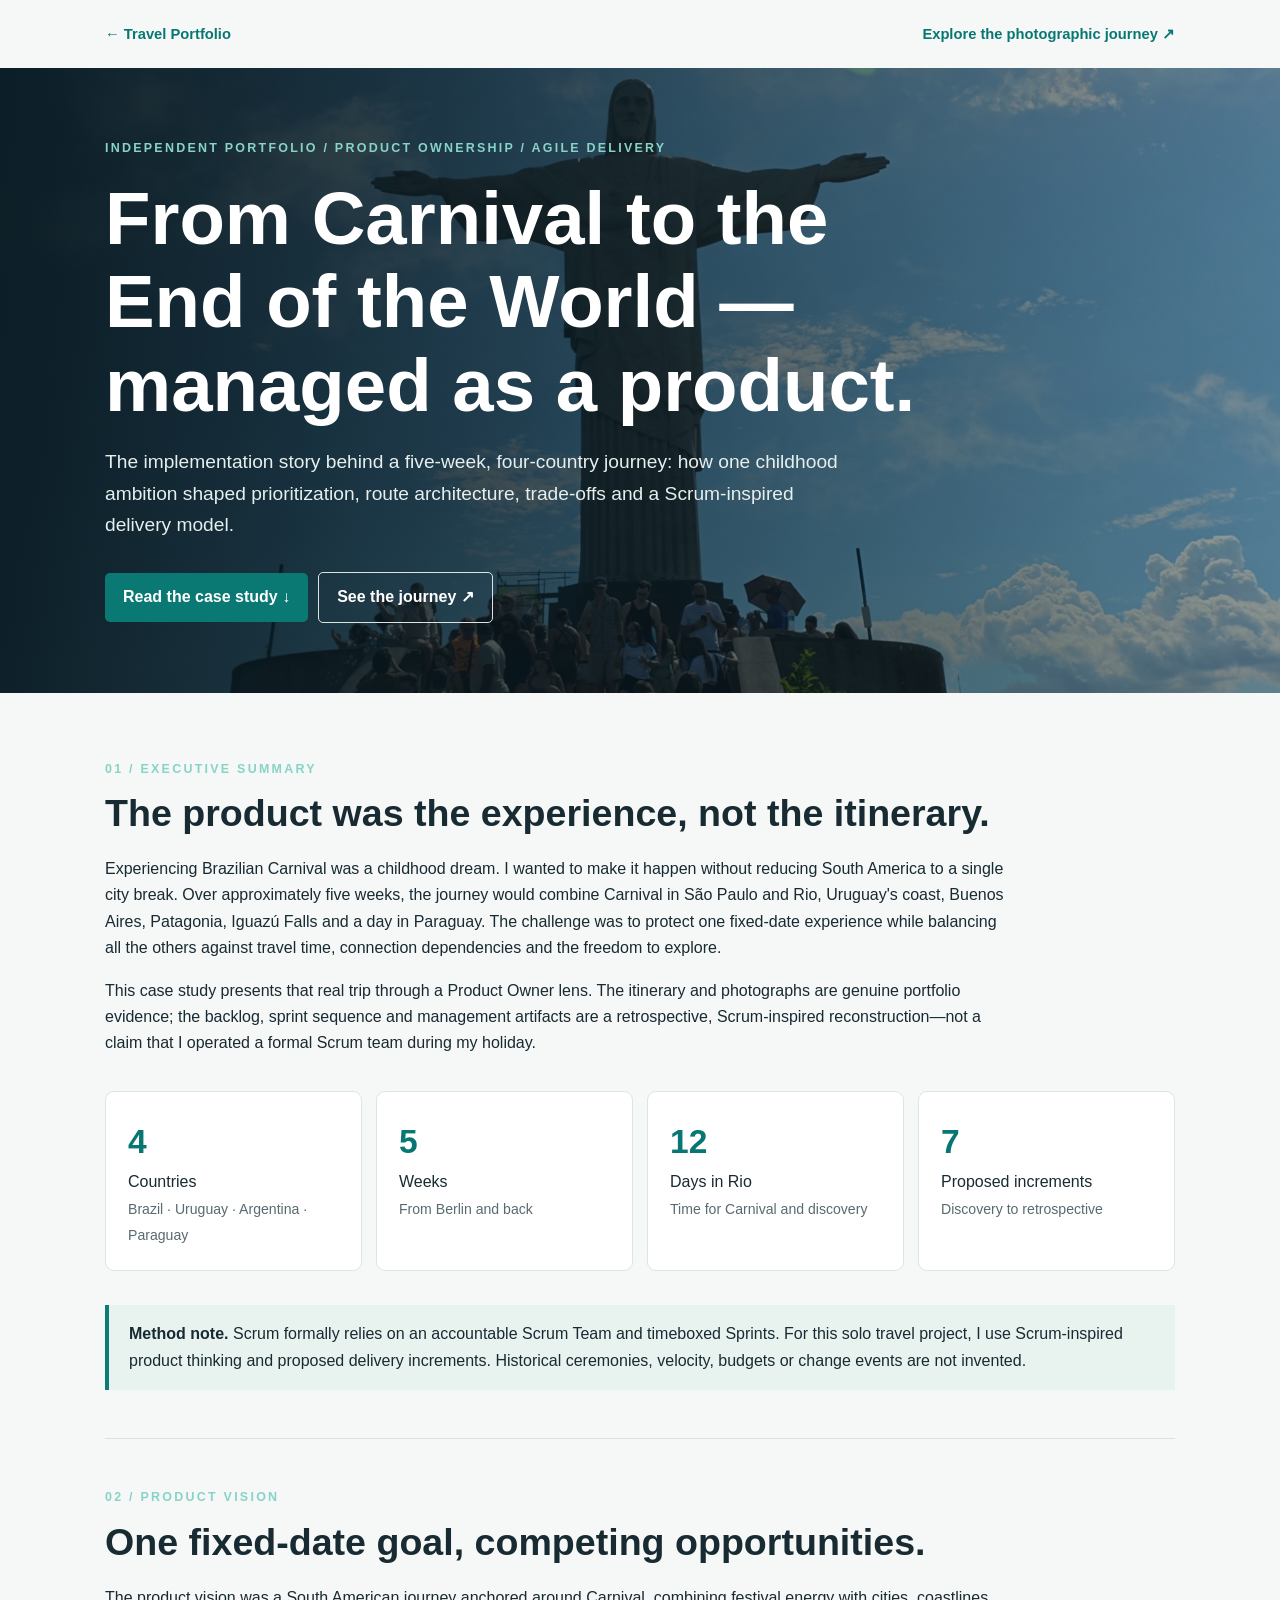
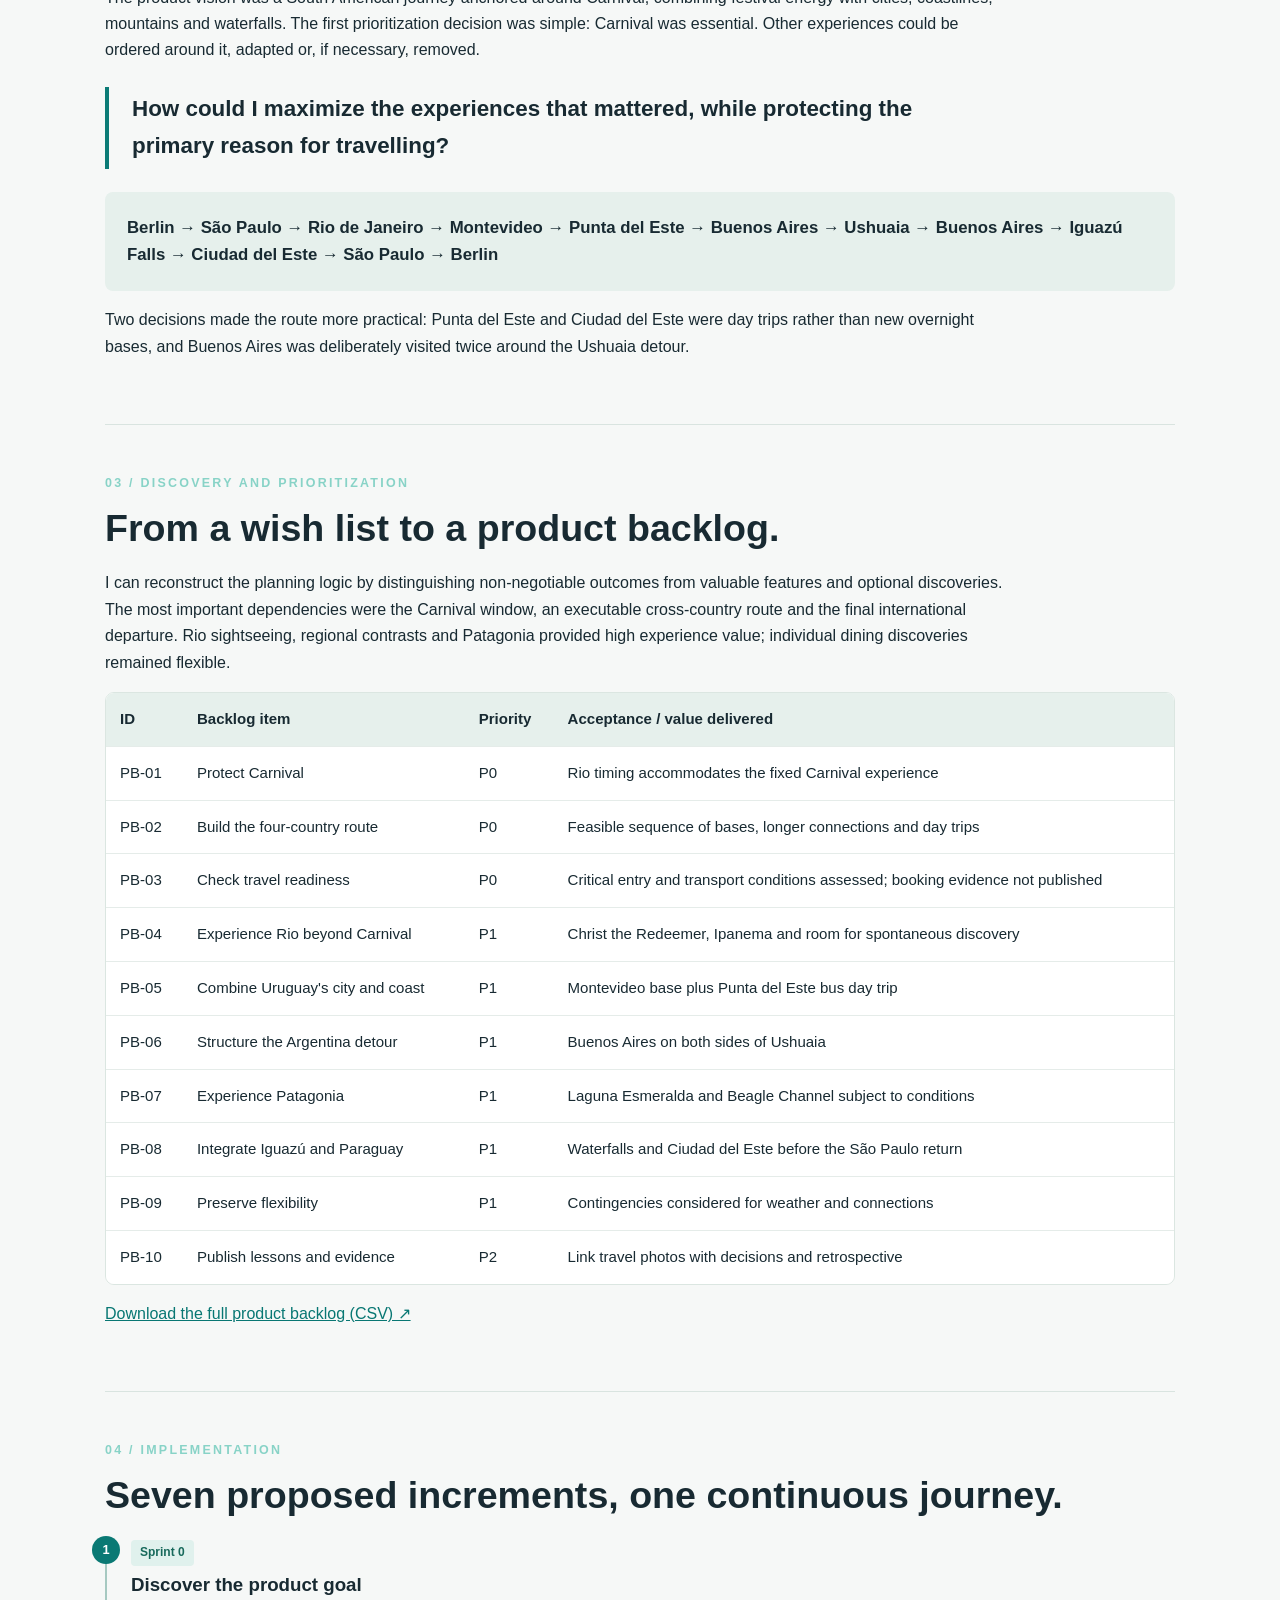
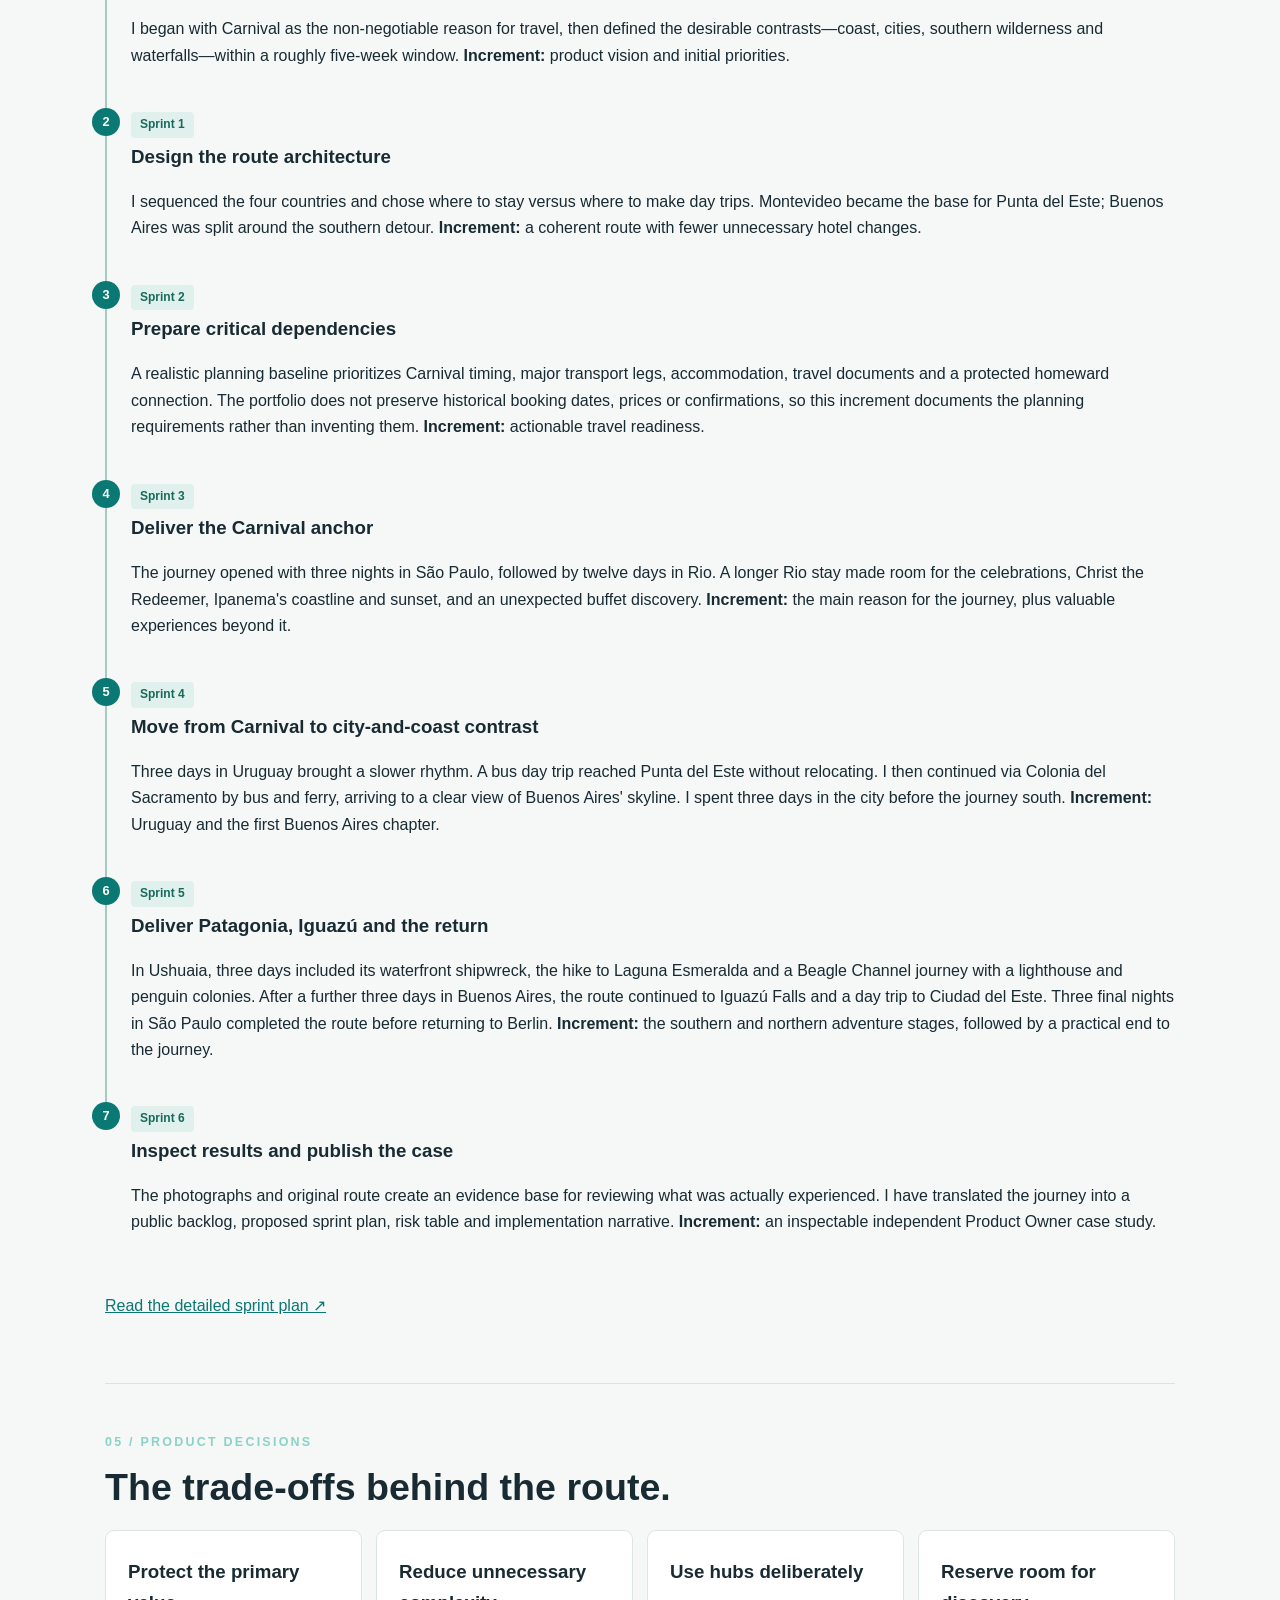
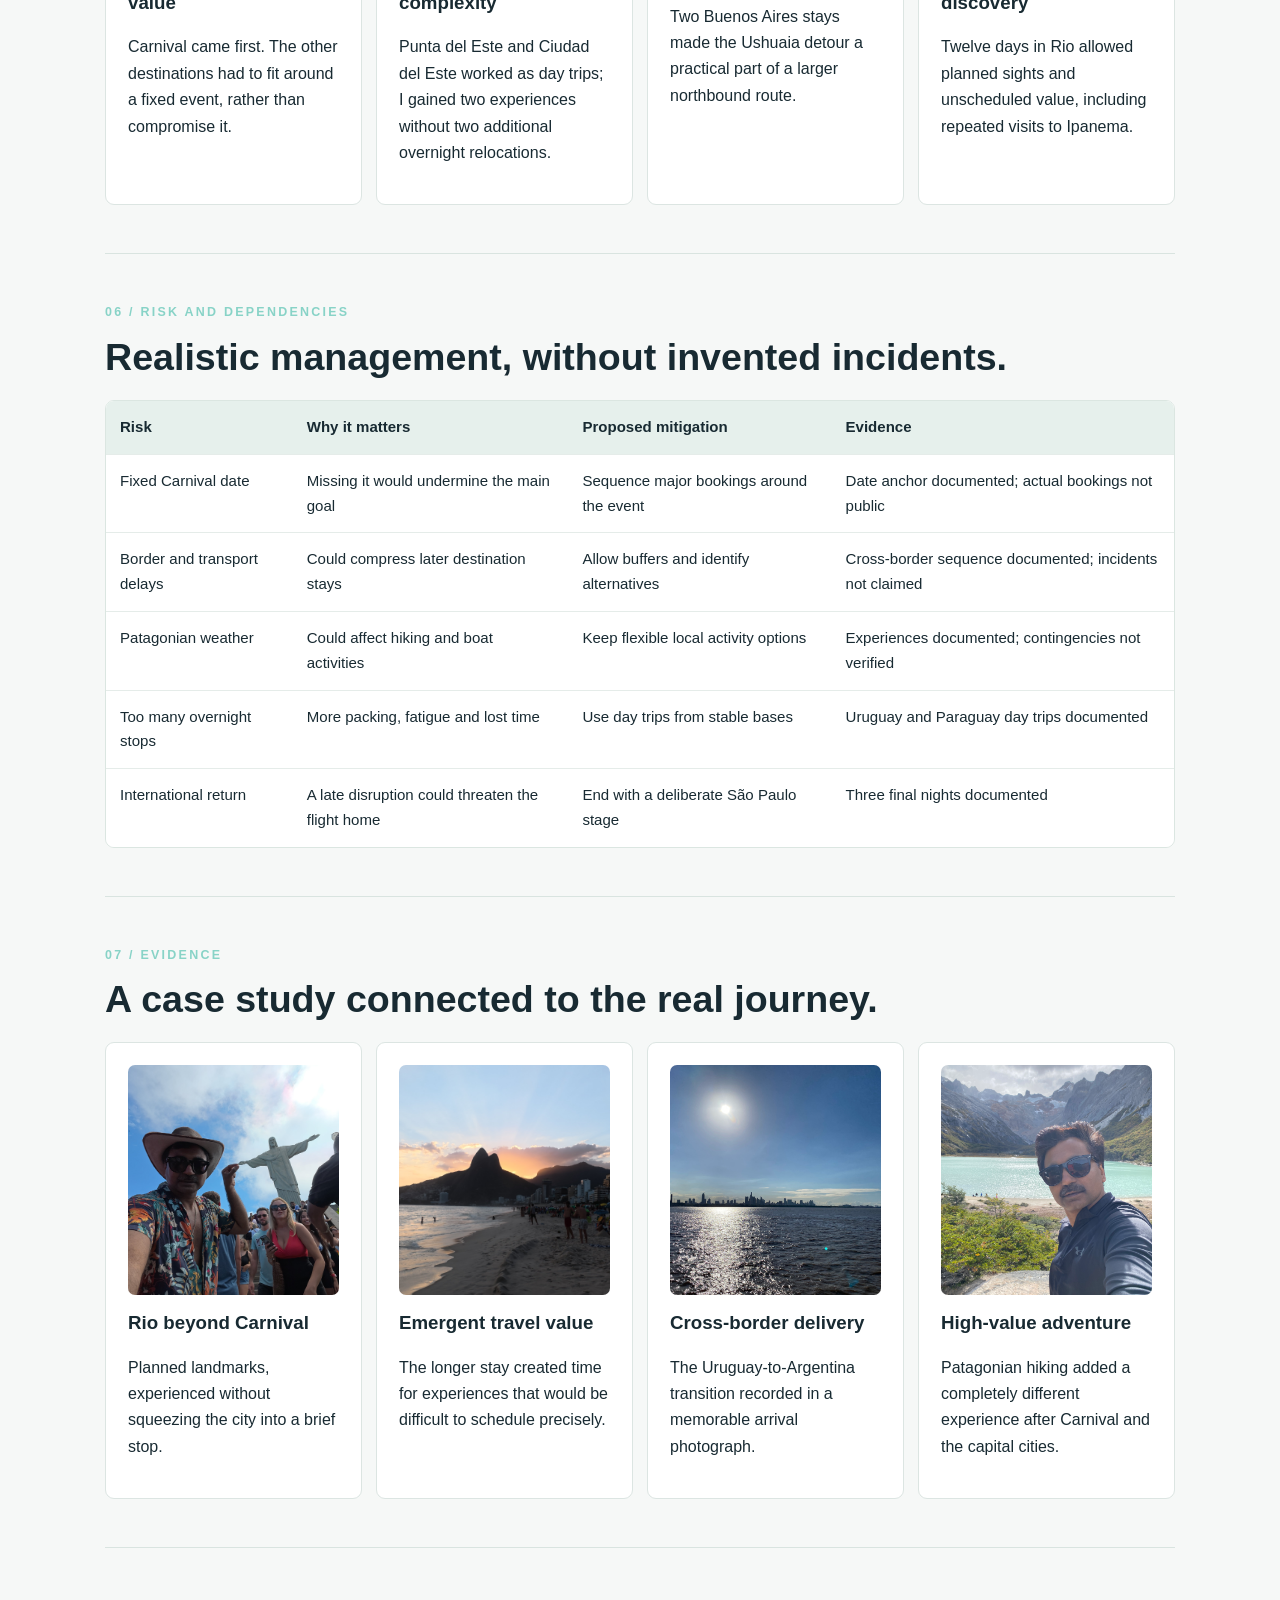
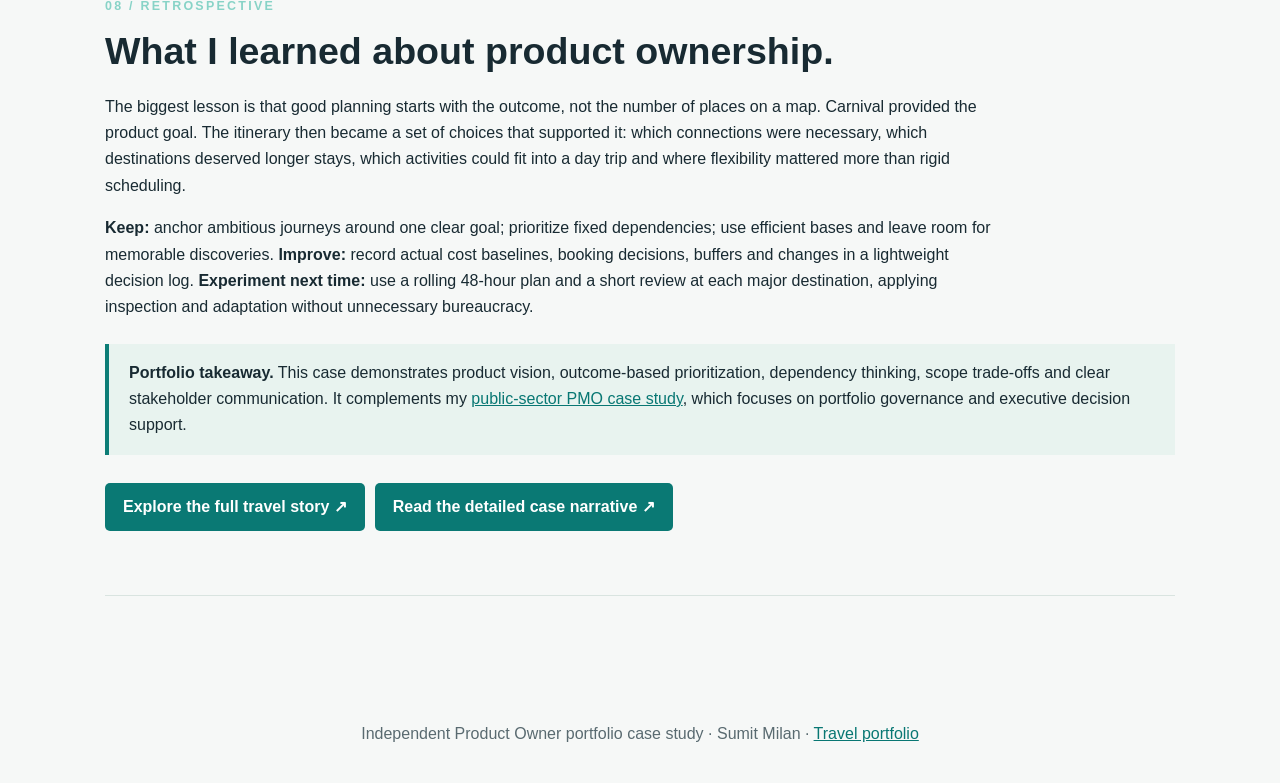
<file: agile-case-study.html>
<!doctype html>
<html lang="en"><head><meta charset="utf-8"><meta name="viewport" content="width=device-width,initial-scale=1"><meta name="description" content="Product Owner case study of a five-week South American Carnival journey. Product vision, prioritized backlog, proposed sprint increments, delivery decisions and retrospective."><title>South America Carnival | Product Owner Case Study</title><style>
:root{font-family:Inter,-apple-system,BlinkMacSystemFont,"Segoe UI",sans-serif;color:#182a32;background:#f6f8f7;line-height:1.65}*{box-sizing:border-box}html{scroll-behavior:smooth}body{margin:0}a{color:#087773}nav{max-width:1120px;margin:auto;padding:22px 25px;display:flex;align-items:center;justify-content:space-between;gap:20px}nav a{text-decoration:none;font-size:.92rem;font-weight:650}.hero{min-height:550px;background:linear-gradient(90deg,rgba(8,24,31,.94),rgba(8,24,31,.42)),url('rio-landscape.JPG') center/cover;display:flex;align-items:center;color:white}.hero>div{max-width:1120px;width:100%;padding:70px 25px;margin:auto}.eyebrow{font-size:.78rem;letter-spacing:.18em;font-weight:800;color:#88d3c7;text-transform:uppercase}h1{font-size:clamp(2.5rem,6vw,4.65rem);line-height:1.12;max-width:870px;margin:18px 0}h2{font-size:clamp(1.65rem,3vw,2.35rem);line-height:1.22;margin:12px 0 19px}h3{font-size:1.17rem;margin:4px 0 10px}.lede{font-size:1.2rem;max-width:740px;color:#e6efed}.btn{display:inline-block;background:#0a7974;color:white;text-decoration:none;border-radius:5px;padding:11px 18px;font-weight:700;margin:12px 10px 0 0}.btn.ghost{background:transparent;border:1px solid #d9e6e3}main{max-width:1120px;margin:auto;padding:18px 25px 90px}section{padding:48px 0;border-bottom:1px solid #d9e4e0}section>p{max-width:900px}.meta,.cards{display:grid;grid-template-columns:repeat(auto-fit,minmax(225px,1fr));gap:14px}.meta{margin:34px 0}.tile,.card{border:1px solid #dce5e2;border-radius:9px;background:white;padding:22px}.tile strong{font-size:2.1rem;color:#087773;display:block}.muted{color:#596a70}.small{font-size:.88rem}.note{border-left:4px solid #0c7d76;background:#e8f3ef;padding:16px 20px;margin-top:23px}.two{display:grid;grid-template-columns:repeat(auto-fit,minmax(290px,1fr));gap:24px}.tablewrap{overflow:auto;border:1px solid #dbe6e1;border-radius:9px}table{width:100%;border-collapse:collapse;min-width:790px;background:white}td,th{padding:14px;vertical-align:top;text-align:left;border-bottom:1px solid #e5ece9;font-size:.94rem}th{background:#e6f0ec}tr:last-child td{border-bottom:0}.pill{background:#e0f1ed;color:#17695b;padding:3px 9px;font-size:.75rem;font-weight:800;border-radius:4px;display:inline-block}.steps{counter-reset:step}.step{border-left:2px solid #a6c9c1;padding:0 0 25px 24px;position:relative}.step:before{counter-increment:step;content:counter(step);position:absolute;left:-15px;top:-2px;width:28px;height:28px;line-height:28px;border-radius:50%;text-align:center;background:#0a7974;color:white;font-weight:800;font-size:.8rem}.step:last-child{border-left:2px solid transparent}.photo{width:100%;height:230px;object-fit:cover;border-radius:7px}.route{font-weight:650;font-size:1.05rem;padding:22px;background:#e6f0ec;border-radius:8px}.quote{font-size:1.4rem;font-weight:650;border-left:4px solid #0b7b76;margin:23px 0;padding:4px 0 4px 23px;max-width:820px}footer{text-align:center;padding:35px 22px;color:#596a70}@media(max-width:650px){nav{display:block}nav a{display:block;margin-bottom:8px}.hero{min-height:450px}section{padding:35px 0}}
</style></head><body><nav><a href="index.html">← Travel Portfolio</a><a href="portfolio-01.html">Explore the photographic journey ↗</a></nav><header class="hero"><div><div class="eyebrow">Independent portfolio / Product Ownership / Agile delivery</div><h1>From Carnival to the End of the World — managed as a product.</h1><p class="lede">The implementation story behind a five-week, four-country journey: how one childhood ambition shaped prioritization, route architecture, trade-offs and a Scrum-inspired delivery model.</p><a class="btn" href="#story">Read the case study ↓</a><a class="btn ghost" href="portfolio-01.html">See the journey ↗</a></div></header>
<main><section id="story"><div class="eyebrow">01 / Executive summary</div><h2>The product was the experience, not the itinerary.</h2><p>Experiencing Brazilian Carnival was a childhood dream. I wanted to make it happen without reducing South America to a single city break. Over approximately five weeks, the journey would combine Carnival in São Paulo and Rio, Uruguay's coast, Buenos Aires, Patagonia, Iguazú Falls and a day in Paraguay. The challenge was to protect one fixed-date experience while balancing all the others against travel time, connection dependencies and the freedom to explore.</p><p>This case study presents that real trip through a Product Owner lens. The itinerary and photographs are genuine portfolio evidence; the backlog, sprint sequence and management artifacts are a retrospective, Scrum-inspired reconstruction—not a claim that I operated a formal Scrum team during my holiday.</p><div class="meta"><div class="tile"><strong>4</strong>Countries<br><span class="muted small">Brazil · Uruguay · Argentina · Paraguay</span></div><div class="tile"><strong>5</strong>Weeks<br><span class="muted small">From Berlin and back</span></div><div class="tile"><strong>12</strong>Days in Rio<br><span class="muted small">Time for Carnival and discovery</span></div><div class="tile"><strong>7</strong>Proposed increments<br><span class="muted small">Discovery to retrospective</span></div></div><div class="note"><strong>Method note.</strong> Scrum formally relies on an accountable Scrum Team and timeboxed Sprints. For this solo travel project, I use Scrum-inspired product thinking and proposed delivery increments. Historical ceremonies, velocity, budgets or change events are not invented.</div></section>
<section><div class="eyebrow">02 / Product vision</div><h2>One fixed-date goal, competing opportunities.</h2><p>The product vision was a South American journey anchored around Carnival, combining festival energy with cities, coastlines, mountains and waterfalls. The first prioritization decision was simple: Carnival was essential. Other experiences could be ordered around it, adapted or, if necessary, removed.</p><p class="quote">How could I maximize the experiences that mattered, while protecting the primary reason for travelling?</p><div class="route">Berlin → São Paulo → Rio de Janeiro → Montevideo → Punta del Este → Buenos Aires → Ushuaia → Buenos Aires → Iguazú Falls → Ciudad del Este → São Paulo → Berlin</div><p>Two decisions made the route more practical: Punta del Este and Ciudad del Este were day trips rather than new overnight bases, and Buenos Aires was deliberately visited twice around the Ushuaia detour.</p></section>
<section><div class="eyebrow">03 / Discovery and prioritization</div><h2>From a wish list to a product backlog.</h2><p>I can reconstruct the planning logic by distinguishing non-negotiable outcomes from valuable features and optional discoveries. The most important dependencies were the Carnival window, an executable cross-country route and the final international departure. Rio sightseeing, regional contrasts and Patagonia provided high experience value; individual dining discoveries remained flexible.</p><div class="tablewrap"><table><thead><tr><th>ID</th><th>Backlog item</th><th>Priority</th><th>Acceptance / value delivered</th></tr></thead><tbody>
<tr><td>PB-01</td><td>Protect Carnival</td><td>P0</td><td>Rio timing accommodates the fixed Carnival experience</td></tr>
<tr><td>PB-02</td><td>Build the four-country route</td><td>P0</td><td>Feasible sequence of bases, longer connections and day trips</td></tr>
<tr><td>PB-03</td><td>Check travel readiness</td><td>P0</td><td>Critical entry and transport conditions assessed; booking evidence not published</td></tr>
<tr><td>PB-04</td><td>Experience Rio beyond Carnival</td><td>P1</td><td>Christ the Redeemer, Ipanema and room for spontaneous discovery</td></tr>
<tr><td>PB-05</td><td>Combine Uruguay's city and coast</td><td>P1</td><td>Montevideo base plus Punta del Este bus day trip</td></tr>
<tr><td>PB-06</td><td>Structure the Argentina detour</td><td>P1</td><td>Buenos Aires on both sides of Ushuaia</td></tr>
<tr><td>PB-07</td><td>Experience Patagonia</td><td>P1</td><td>Laguna Esmeralda and Beagle Channel subject to conditions</td></tr>
<tr><td>PB-08</td><td>Integrate Iguazú and Paraguay</td><td>P1</td><td>Waterfalls and Ciudad del Este before the São Paulo return</td></tr>
<tr><td>PB-09</td><td>Preserve flexibility</td><td>P1</td><td>Contingencies considered for weather and connections</td></tr>
<tr><td>PB-10</td><td>Publish lessons and evidence</td><td>P2</td><td>Link travel photos with decisions and retrospective</td></tr>
</tbody></table></div><p><a href="agile/product-backlog.csv">Download the full product backlog (CSV) ↗</a></p></section>
<section><div class="eyebrow">04 / Implementation</div><h2>Seven proposed increments, one continuous journey.</h2><div class="steps">
<div class="step"><span class="pill">Sprint 0</span><h3>Discover the product goal</h3><p>I began with Carnival as the non-negotiable reason for travel, then defined the desirable contrasts—coast, cities, southern wilderness and waterfalls—within a roughly five-week window. <strong>Increment:</strong> product vision and initial priorities.</p></div>
<div class="step"><span class="pill">Sprint 1</span><h3>Design the route architecture</h3><p>I sequenced the four countries and chose where to stay versus where to make day trips. Montevideo became the base for Punta del Este; Buenos Aires was split around the southern detour. <strong>Increment:</strong> a coherent route with fewer unnecessary hotel changes.</p></div>
<div class="step"><span class="pill">Sprint 2</span><h3>Prepare critical dependencies</h3><p>A realistic planning baseline prioritizes Carnival timing, major transport legs, accommodation, travel documents and a protected homeward connection. The portfolio does not preserve historical booking dates, prices or confirmations, so this increment documents the planning requirements rather than inventing them. <strong>Increment:</strong> actionable travel readiness.</p></div>
<div class="step"><span class="pill">Sprint 3</span><h3>Deliver the Carnival anchor</h3><p>The journey opened with three nights in São Paulo, followed by twelve days in Rio. A longer Rio stay made room for the celebrations, Christ the Redeemer, Ipanema's coastline and sunset, and an unexpected buffet discovery. <strong>Increment:</strong> the main reason for the journey, plus valuable experiences beyond it.</p></div>
<div class="step"><span class="pill">Sprint 4</span><h3>Move from Carnival to city-and-coast contrast</h3><p>Three days in Uruguay brought a slower rhythm. A bus day trip reached Punta del Este without relocating. I then continued via Colonia del Sacramento by bus and ferry, arriving to a clear view of Buenos Aires' skyline. I spent three days in the city before the journey south. <strong>Increment:</strong> Uruguay and the first Buenos Aires chapter.</p></div>
<div class="step"><span class="pill">Sprint 5</span><h3>Deliver Patagonia, Iguazú and the return</h3><p>In Ushuaia, three days included its waterfront shipwreck, the hike to Laguna Esmeralda and a Beagle Channel journey with a lighthouse and penguin colonies. After a further three days in Buenos Aires, the route continued to Iguazú Falls and a day trip to Ciudad del Este. Three final nights in São Paulo completed the route before returning to Berlin. <strong>Increment:</strong> the southern and northern adventure stages, followed by a practical end to the journey.</p></div>
<div class="step"><span class="pill">Sprint 6</span><h3>Inspect results and publish the case</h3><p>The photographs and original route create an evidence base for reviewing what was actually experienced. I have translated the journey into a public backlog, proposed sprint plan, risk table and implementation narrative. <strong>Increment:</strong> an inspectable independent Product Owner case study.</p></div></div><p><a href="agile/sprint-plan.md">Read the detailed sprint plan ↗</a></p></section>
<section><div class="eyebrow">05 / Product decisions</div><h2>The trade-offs behind the route.</h2><div class="cards"><div class="card"><h3>Protect the primary value</h3><p>Carnival came first. The other destinations had to fit around a fixed event, rather than compromise it.</p></div><div class="card"><h3>Reduce unnecessary complexity</h3><p>Punta del Este and Ciudad del Este worked as day trips; I gained two experiences without two additional overnight relocations.</p></div><div class="card"><h3>Use hubs deliberately</h3><p>Two Buenos Aires stays made the Ushuaia detour a practical part of a larger northbound route.</p></div><div class="card"><h3>Reserve room for discovery</h3><p>Twelve days in Rio allowed planned sights and unscheduled value, including repeated visits to Ipanema.</p></div></div></section>
<section><div class="eyebrow">06 / Risk and dependencies</div><h2>Realistic management, without invented incidents.</h2><div class="tablewrap"><table><thead><tr><th>Risk</th><th>Why it matters</th><th>Proposed mitigation</th><th>Evidence</th></tr></thead><tbody><tr><td>Fixed Carnival date</td><td>Missing it would undermine the main goal</td><td>Sequence major bookings around the event</td><td>Date anchor documented; actual bookings not public</td></tr><tr><td>Border and transport delays</td><td>Could compress later destination stays</td><td>Allow buffers and identify alternatives</td><td>Cross-border sequence documented; incidents not claimed</td></tr><tr><td>Patagonian weather</td><td>Could affect hiking and boat activities</td><td>Keep flexible local activity options</td><td>Experiences documented; contingencies not verified</td></tr><tr><td>Too many overnight stops</td><td>More packing, fatigue and lost time</td><td>Use day trips from stable bases</td><td>Uruguay and Paraguay day trips documented</td></tr><tr><td>International return</td><td>A late disruption could threaten the flight home</td><td>End with a deliberate São Paulo stage</td><td>Three final nights documented</td></tr></tbody></table></div></section>
<section><div class="eyebrow">07 / Evidence</div><h2>A case study connected to the real journey.</h2><div class="cards"><div class="card"><img class="photo" src="rio-christ-redeemer-me.jpeg" alt="Personal photo at Christ the Redeemer"><h3>Rio beyond Carnival</h3><p>Planned landmarks, experienced without squeezing the city into a brief stop.</p></div><div class="card"><img class="photo" src="rio-ipanema-sunset.jpeg" alt="Sunset at Ipanema beach"><h3>Emergent travel value</h3><p>The longer stay created time for experiences that would be difficult to schedule precisely.</p></div><div class="card"><img class="photo" src="Arriving%20to%20Argentina.jpg" alt="Buenos Aires skyline viewed from the ferry"><h3>Cross-border delivery</h3><p>The Uruguay-to-Argentina transition recorded in a memorable arrival photograph.</p></div><div class="card"><img class="photo" src="ushuaia-laguna-esmeralda-me.jpg" alt="Personal photo after arriving at Laguna Esmeralda"><h3>High-value adventure</h3><p>Patagonian hiking added a completely different experience after Carnival and the capital cities.</p></div></div></section>
<section><div class="eyebrow">08 / Retrospective</div><h2>What I learned about product ownership.</h2><p>The biggest lesson is that good planning starts with the outcome, not the number of places on a map. Carnival provided the product goal. The itinerary then became a set of choices that supported it: which connections were necessary, which destinations deserved longer stays, which activities could fit into a day trip and where flexibility mattered more than rigid scheduling.</p><p><strong>Keep:</strong> anchor ambitious journeys around one clear goal; prioritize fixed dependencies; use efficient bases and leave room for memorable discoveries. <strong>Improve:</strong> record actual cost baselines, booking decisions, buffers and changes in a lightweight decision log. <strong>Experiment next time:</strong> use a rolling 48-hour plan and a short review at each major destination, applying inspection and adaptation without unnecessary bureaucracy.</p><div class="note"><strong>Portfolio takeaway.</strong> This case demonstrates product vision, outcome-based prioritization, dependency thinking, scope trade-offs and clear stakeholder communication. It complements my <a href="https://github.com/sumitmilan6/public-sector-digital-transformation-pmo">public-sector PMO case study</a>, which focuses on portfolio governance and executive decision support.</div><p><a class="btn" href="portfolio-01.html">Explore the full travel story ↗</a><a class="btn" href="agile/case-study.md">Read the detailed case narrative ↗</a></p></section></main><footer>Independent Product Owner portfolio case study · Sumit Milan · <a href="index.html">Travel portfolio</a></footer></body></html>
</file>
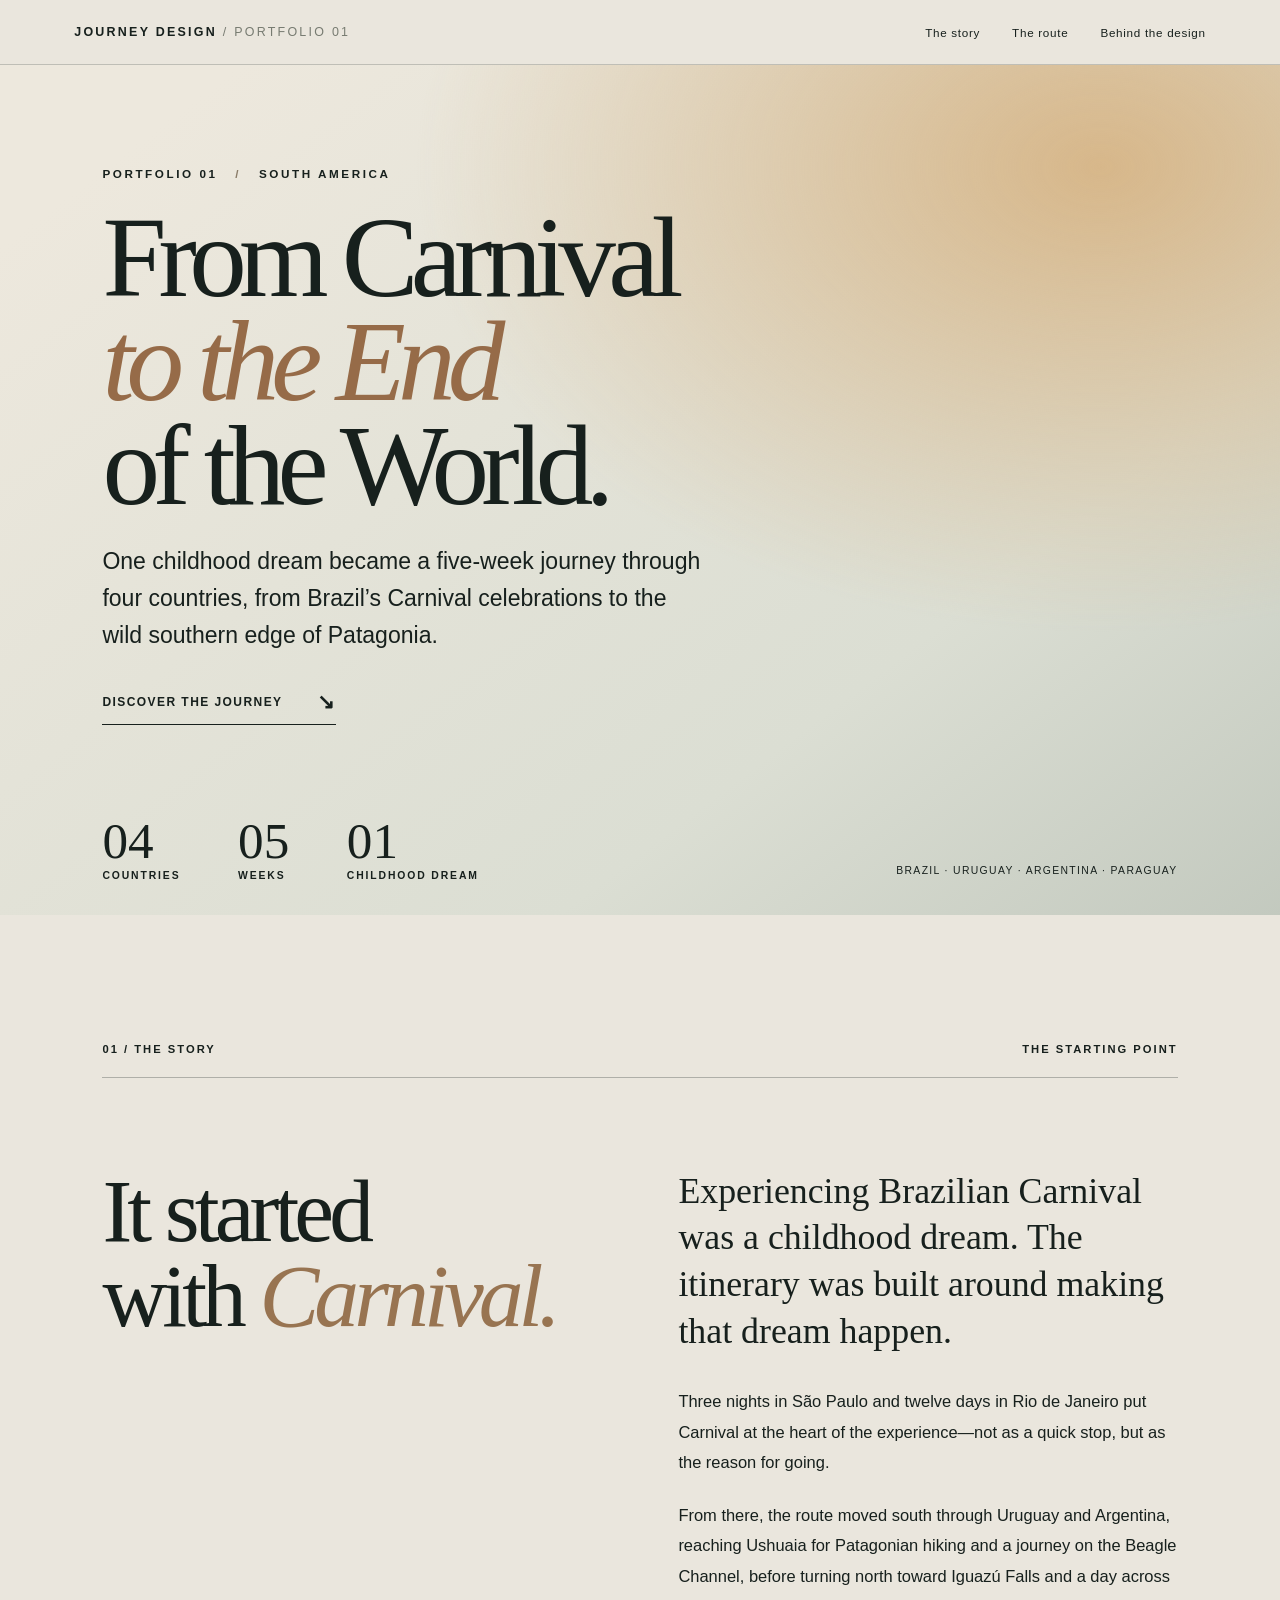
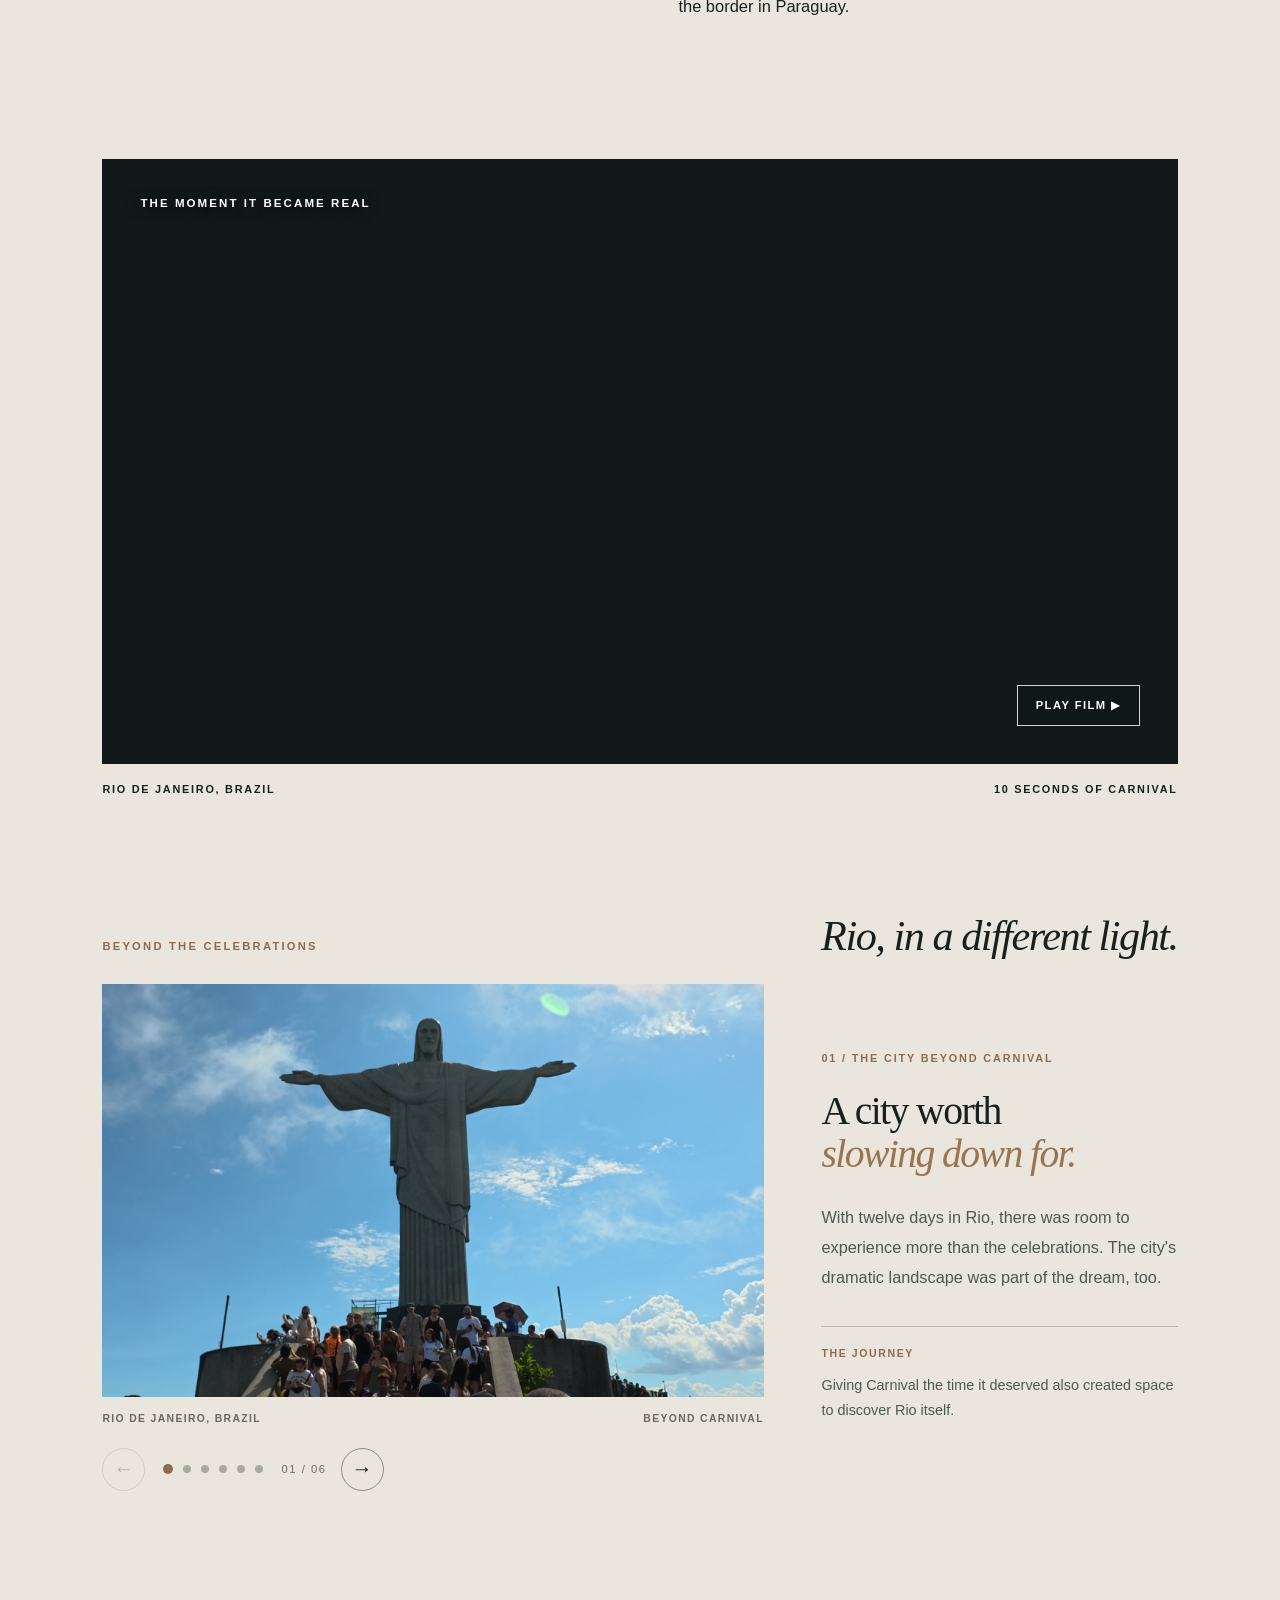
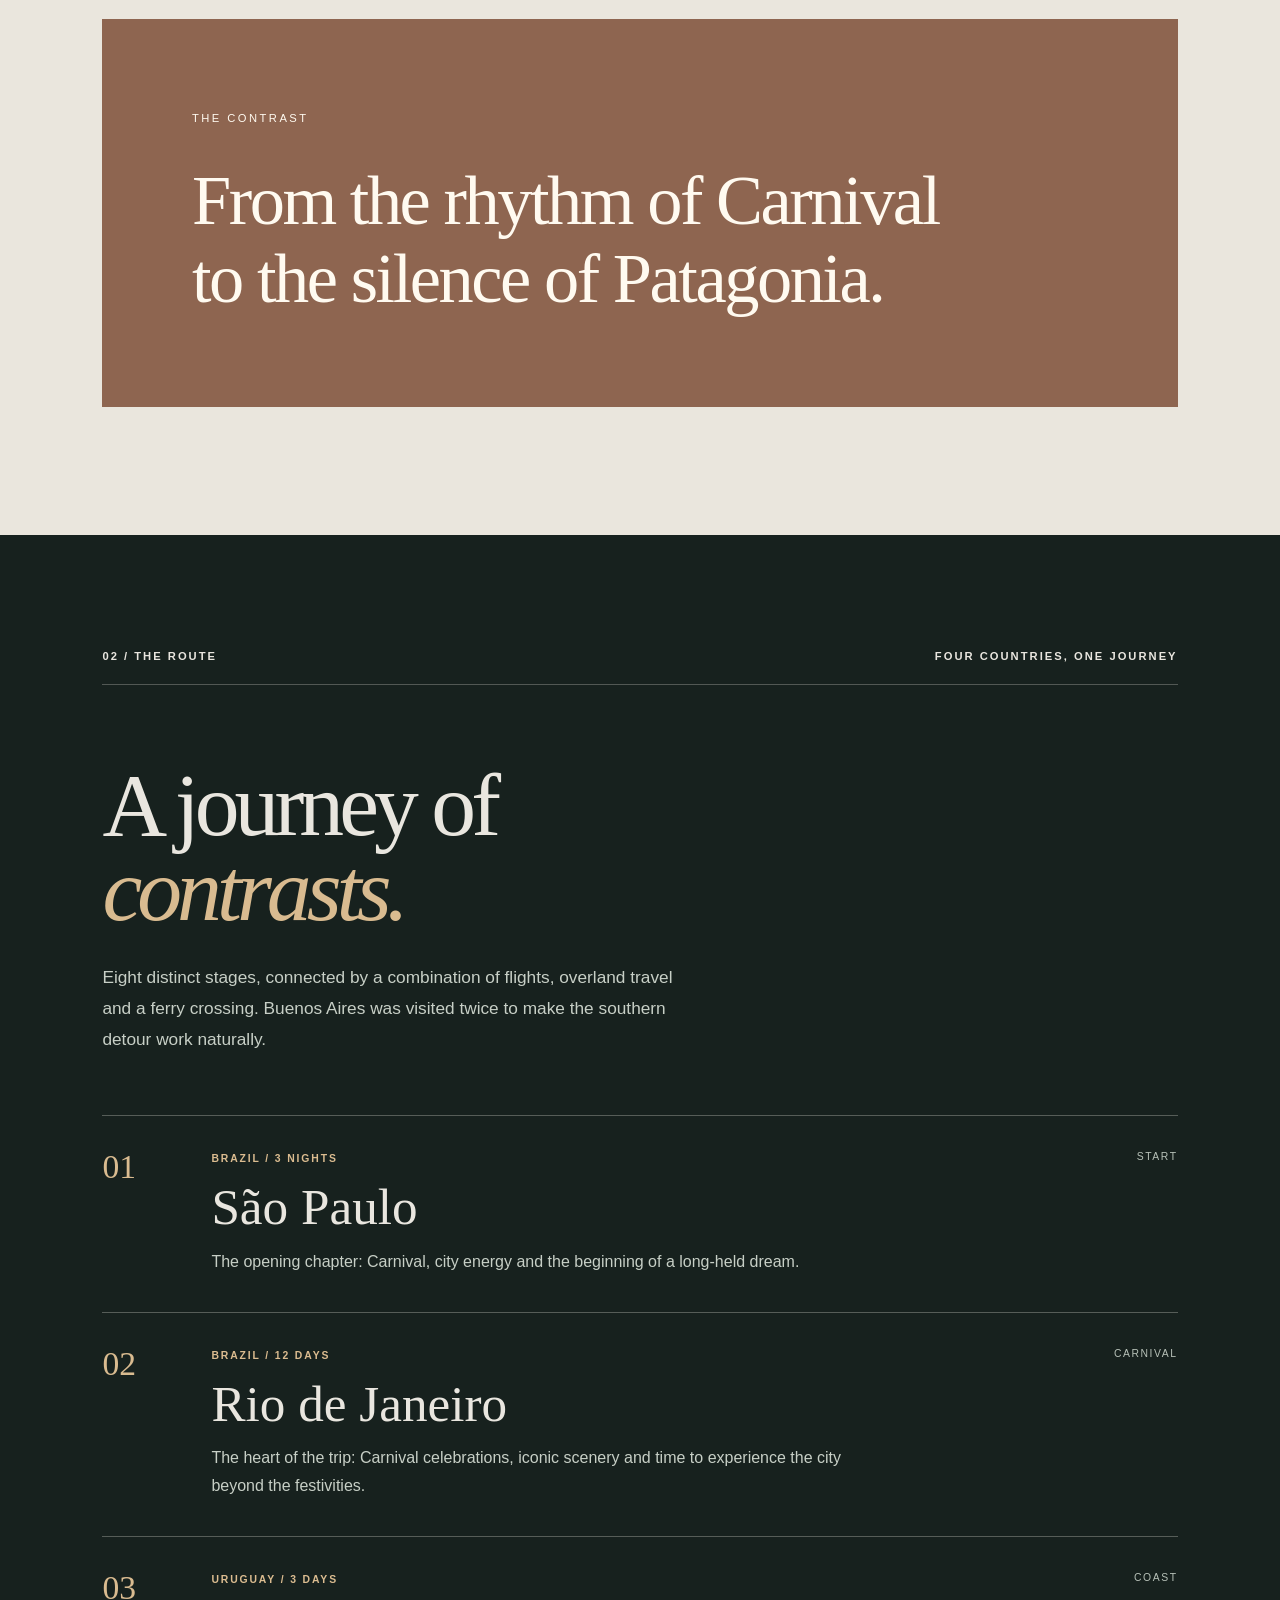
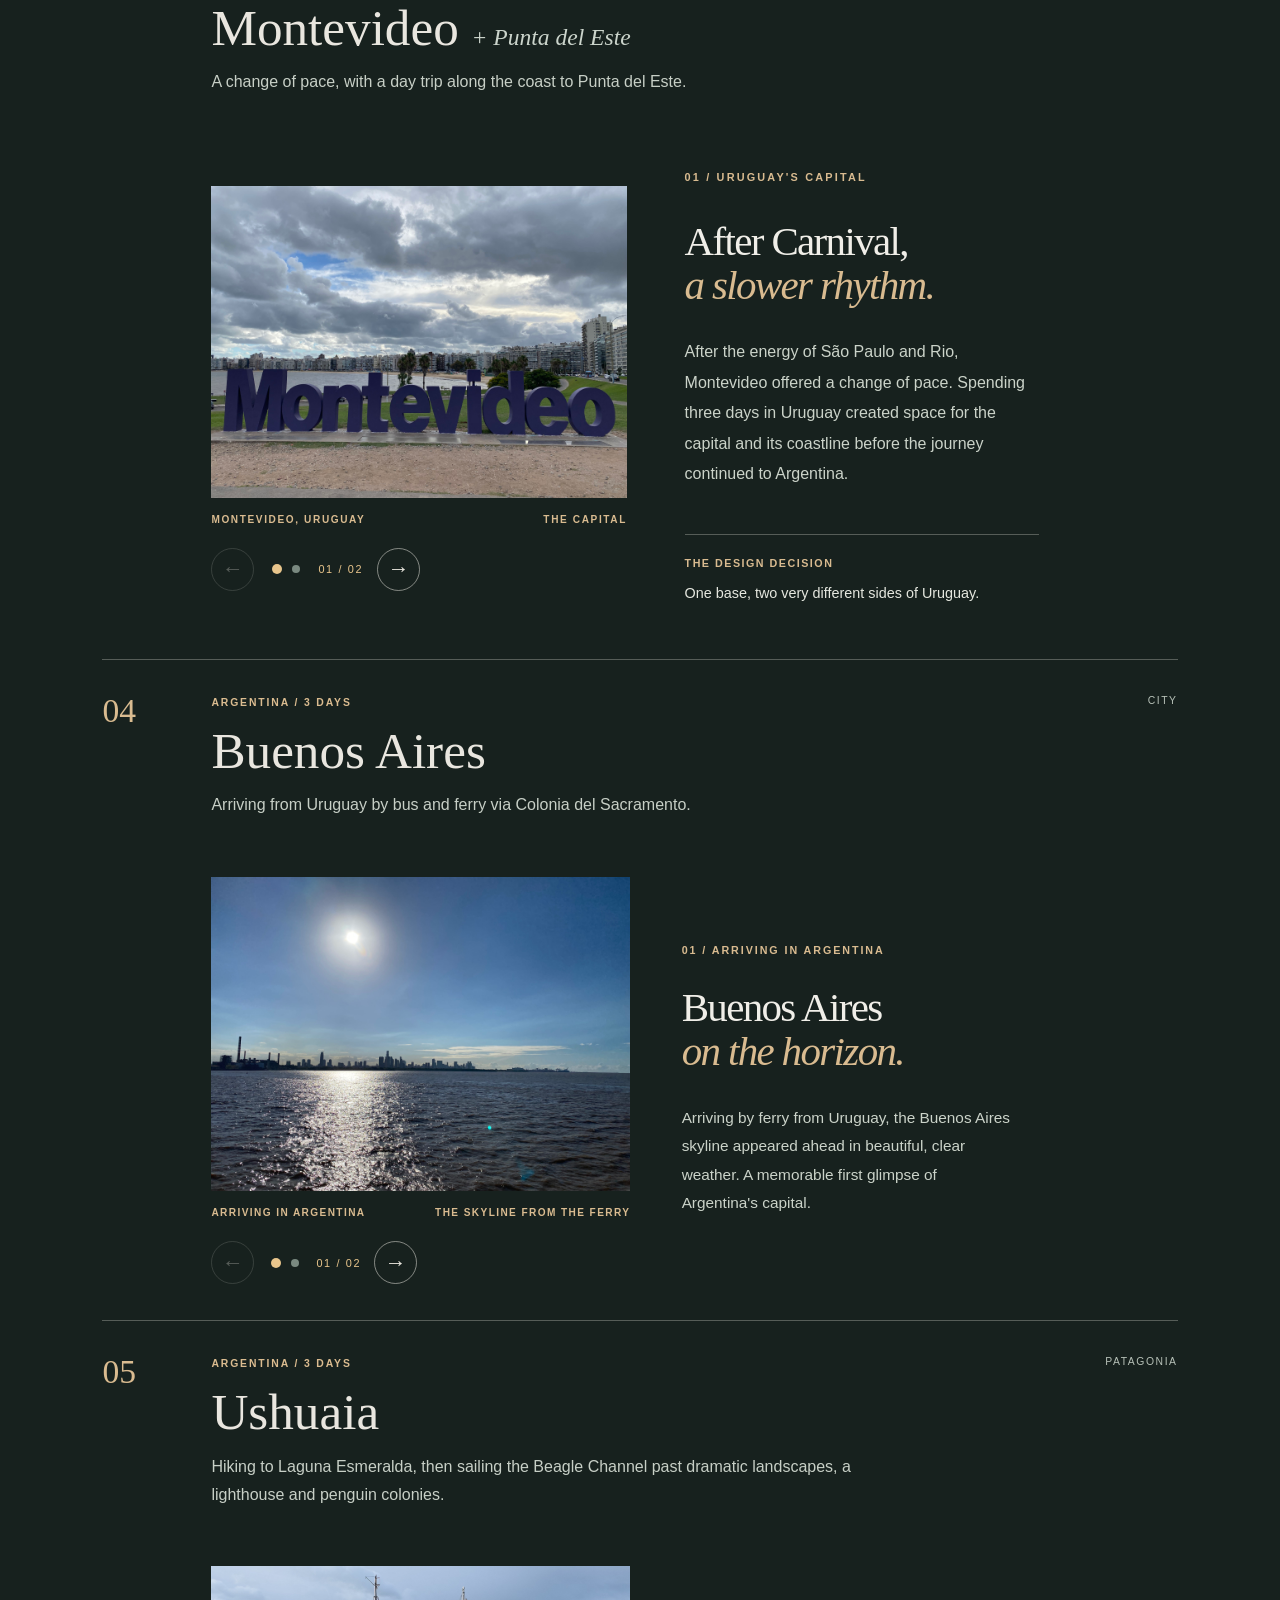
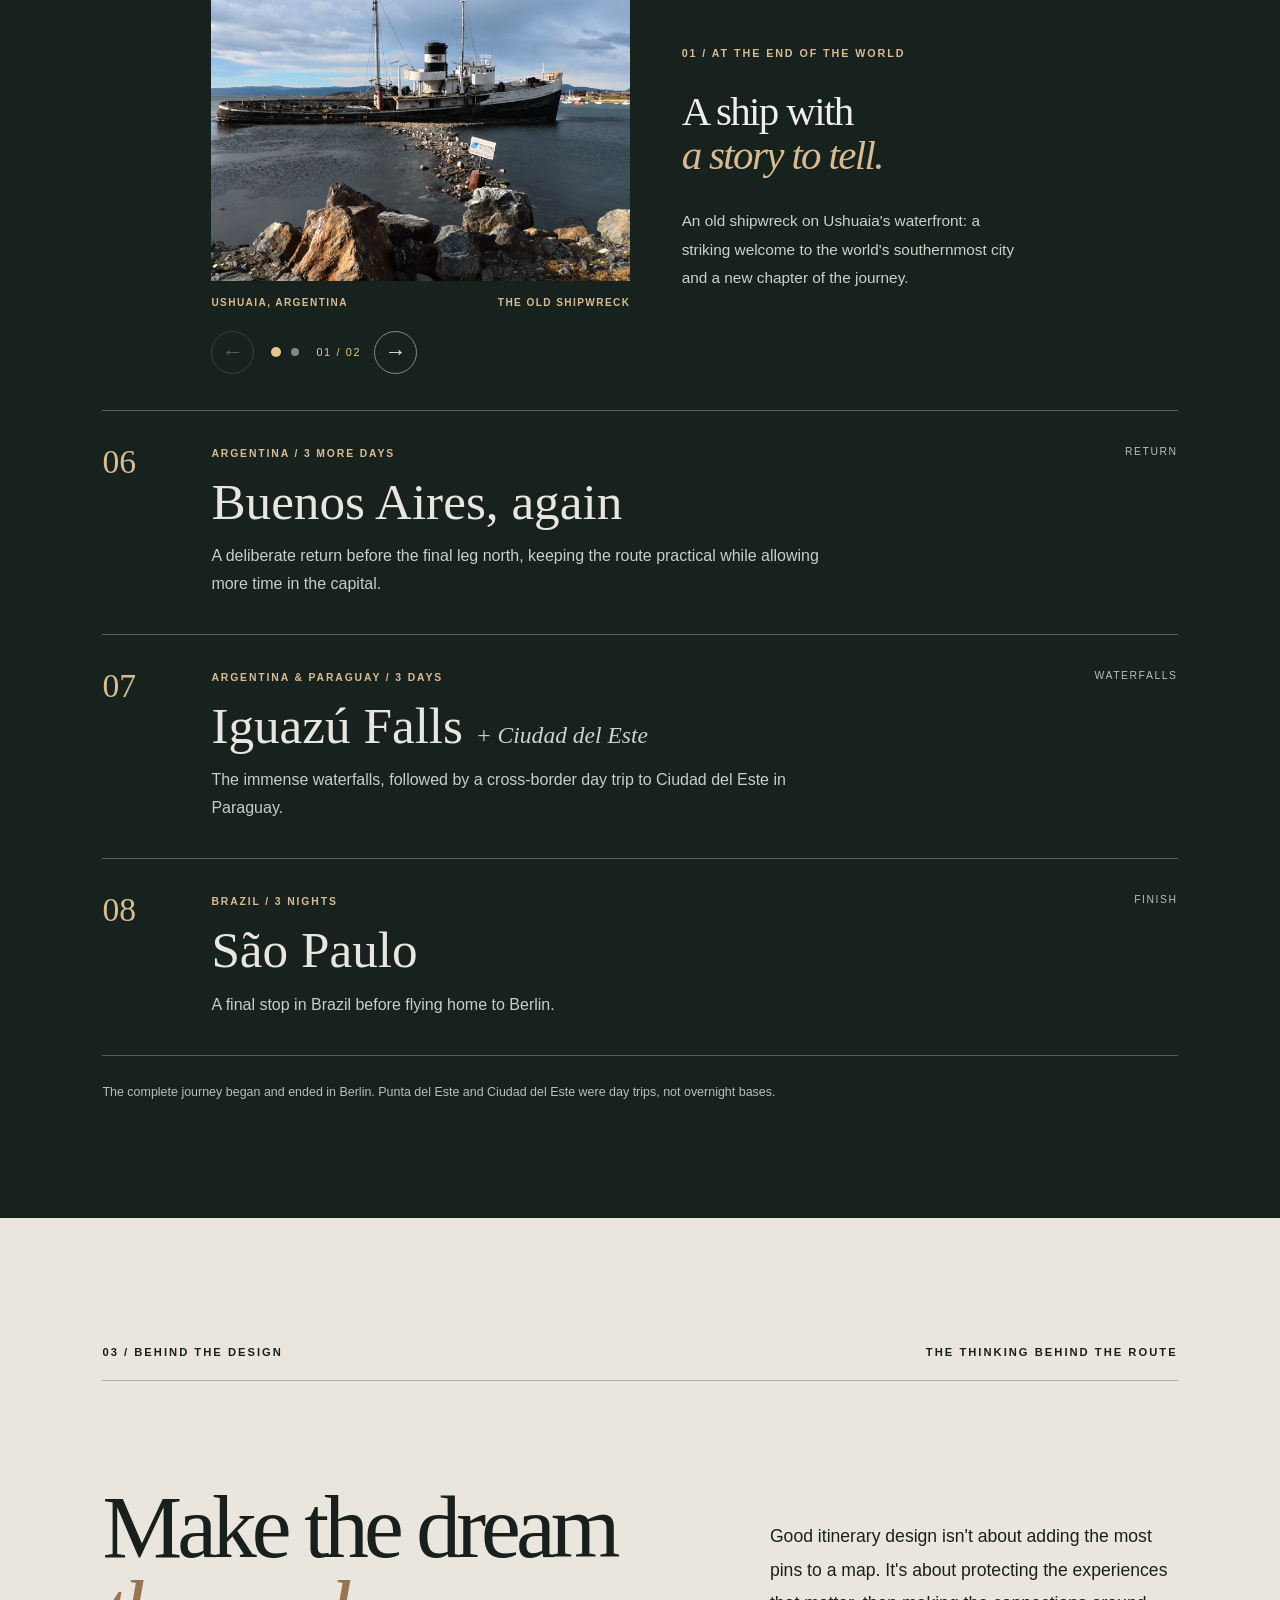
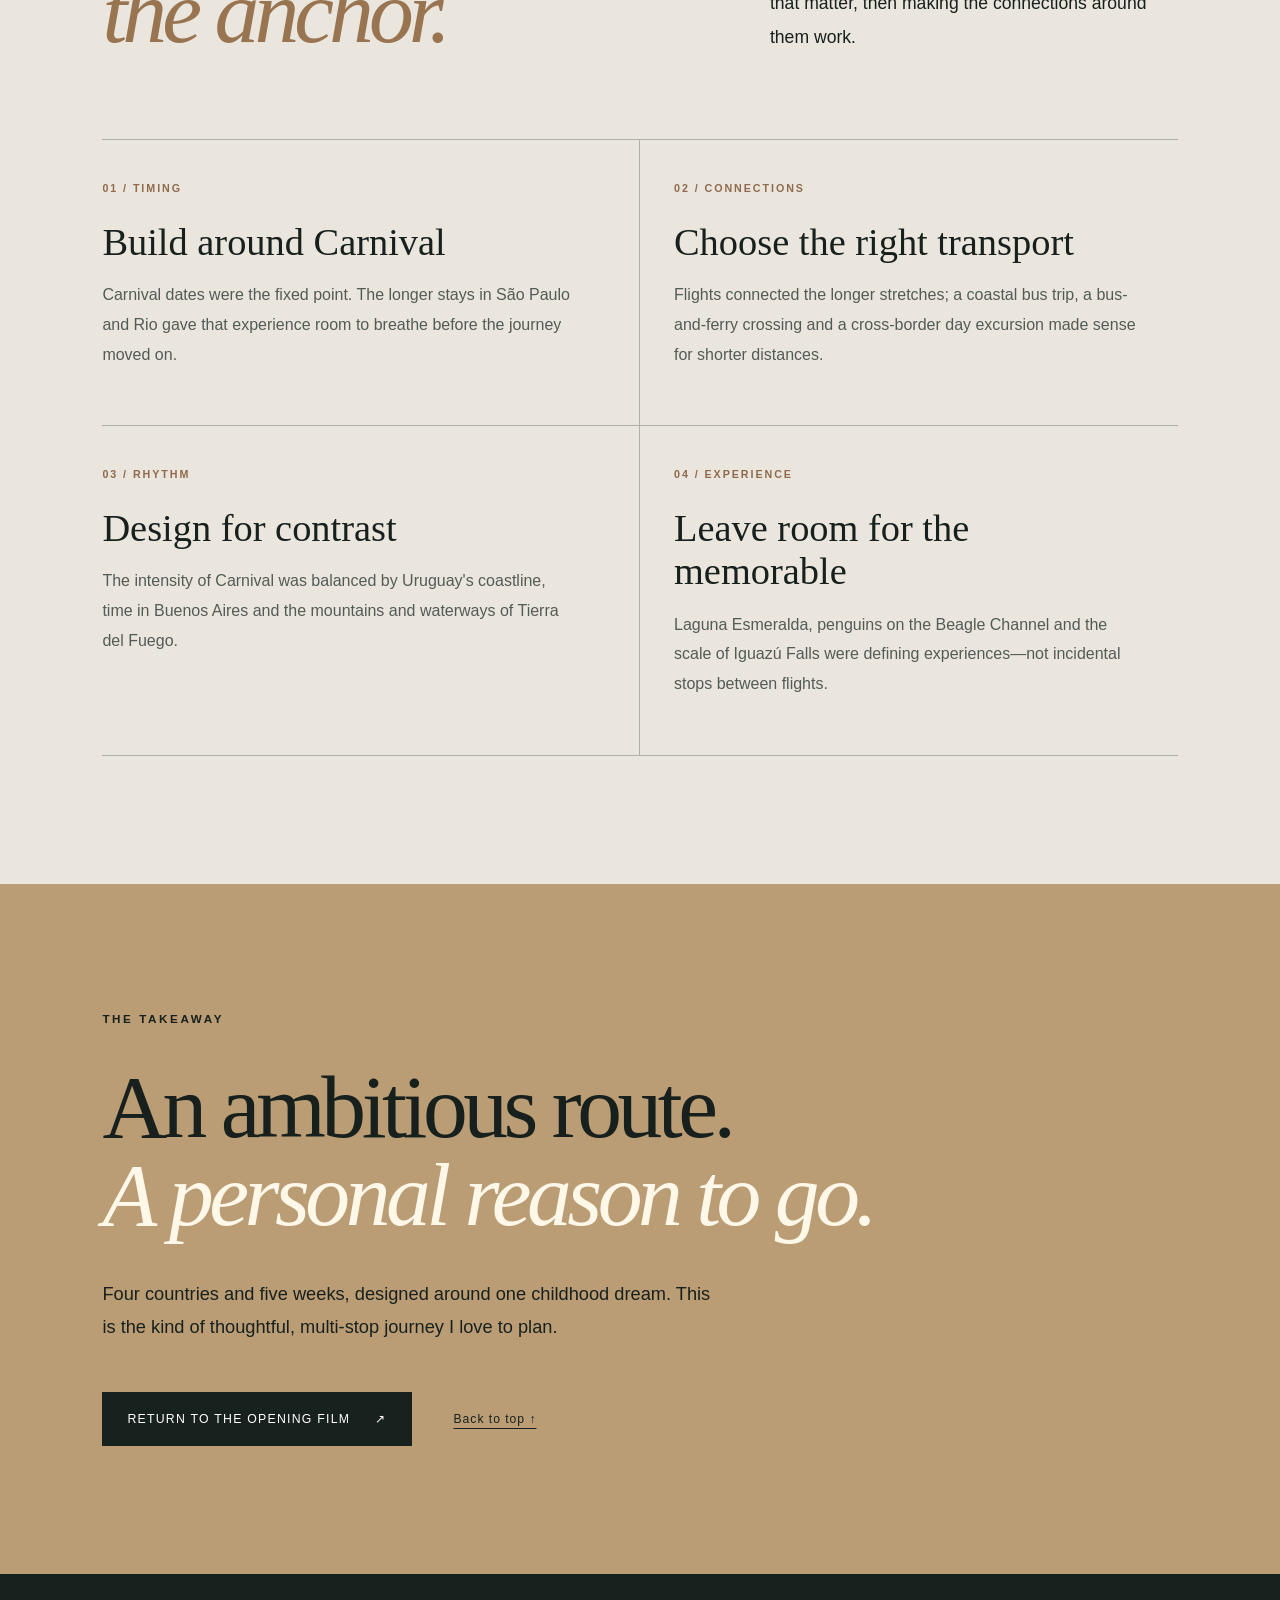
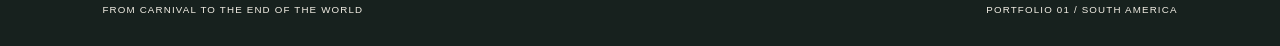
<file: portfolio-01.html>
<!DOCTYPE html>
<html lang="en">
<head>
  <meta charset="UTF-8">
  <meta name="viewport" content="width=device-width, initial-scale=1.0">
  <meta name="theme-color" content="#111616">
  <meta name="description" content="From Carnival to the End of the World: a five-week, four-country South American journey designed around a childhood dream of Brazilian Carnival.">
  <title>From Carnival to the End of the World | Portfolio 01</title>
  <link rel="stylesheet" href="styles.css?v=portfolio01-two-new-sliders-20261004">
</head>
<body class="case-page">
  <a class="case-skip" href="#story">Skip to the story</a>

  <header class="case-nav">
    <a class="case-brand" href="index.html" aria-label="Return to homepage">JOURNEY DESIGN <span>/ PORTFOLIO 01</span></a>
    <nav aria-label="Case study navigation">
      <a href="#story">The story</a>
      <a href="#route">The route</a>
      <a href="#design">Behind the design</a>
    </nav>
  </header>

  <main>
    <section class="case-hero" aria-labelledby="case-title">
      <div class="case-hero-inner">
        <p class="case-eyebrow">PORTFOLIO 01 <span class="case-slash">/</span> SOUTH AMERICA</p>
        <h1 id="case-title">From Carnival<br><em>to the End</em><br>of the World.</h1>
        <p class="case-lead">One childhood dream became a five-week journey through four countries, from Brazil’s Carnival celebrations to the wild southern edge of Patagonia.</p>
        <a class="case-text-link" href="#story">Discover the journey <span aria-hidden="true">↘</span></a>
      </div>
      <div class="case-hero-footer" aria-label="Journey at a glance">
        <div><span>04</span><small>COUNTRIES</small></div>
        <div><span>05</span><small>WEEKS</small></div>
        <div><span>01</span><small>CHILDHOOD DREAM</small></div>
        <p>BRAZIL · URUGUAY · ARGENTINA · PARAGUAY</p>
      </div>
    </section>

    <section class="case-section case-story" id="story">
      <div class="case-section-label"><span>01 / THE STORY</span><span>THE STARTING POINT</span></div>
      <div class="case-story-grid">
        <h2>It started<br>with <em>Carnival.</em></h2>
        <div class="case-prose">
          <p class="case-pull">Experiencing Brazilian Carnival was a childhood dream. The itinerary was built around making that dream happen.</p>
          <p>Three nights in São Paulo and twelve days in Rio de Janeiro put Carnival at the heart of the experience—not as a quick stop, but as the reason for going.</p>
          <p>From there, the route moved south through Uruguay and Argentina, reaching Ushuaia for Patagonian hiking and a journey on the Beagle Channel, before turning north toward Iguazú Falls and a day across the border in Paraguay.</p>
        </div>
      </div>
      <figure class="case-film" aria-label="Rio de Janeiro Carnival video">
        <div class="case-film-frame">
          <video id="carnival-film" class="case-film-video" muted loop playsinline preload="none" aria-label="A ten-second film from Carnival in Rio de Janeiro">
            <source data-src="rio-carnival.mp4" type="video/mp4">
            Your browser does not support embedded video.
          </video>
          <span class="case-film-kicker">THE MOMENT IT BECAME REAL</span>
          <button class="case-film-toggle" id="carnival-film-toggle" type="button" aria-label="Play Carnival film">Play film ▶</button>
        </div>
        <figcaption class="case-film-caption"><span>RIO DE JANEIRO, BRAZIL</span><span>10 SECONDS OF CARNIVAL</span></figcaption>
      </figure>

      <section class="case-landscape" aria-label="Rio de Janeiro landscape gallery">
        <div class="case-landscape-heading">
          <span>BEYOND THE CELEBRATIONS</span>
          <p>Rio, in a different light.</p>
        </div>
        <div class="case-rio-gallery" role="region" aria-roledescription="carousel" aria-label="Six views of Rio de Janeiro">
          <div class="case-rio-media">
            <div class="case-rio-viewport" id="rio-photos" tabindex="0" aria-label="Swipe or use arrows to see all six Rio photographs">
              <figure class="case-rio-slide">
                <img src="rio-landscape.JPG" alt="Landscape photograph of Rio de Janeiro" loading="lazy" decoding="async">
                <figcaption><span>RIO DE JANEIRO, BRAZIL</span><span>BEYOND CARNIVAL</span></figcaption>
              </figure>
              <figure class="case-rio-slide">
                <img src="rio-christ-redeemer-view.jpeg" alt="Panoramic view over Rio de Janeiro from Christ the Redeemer" loading="lazy" decoding="async">
                <figcaption><span>FROM CHRIST THE REDEEMER</span><span>A PANORAMIC VIEW</span></figcaption>
              </figure>
              <figure class="case-rio-slide">
                <img src="rio-christ-redeemer-me.jpeg" alt="Personal travel portrait at Christ the Redeemer in Rio de Janeiro" loading="lazy" decoding="async">
                <figcaption><span>CHRIST THE REDEEMER</span><span>A PERSONAL MOMENT</span></figcaption>
              </figure>
              <figure class="case-rio-slide">
                <img src="rio-ipanema-beach.jpeg" alt="Ipanema Beach in Rio de Janeiro, with its famous coastal landscape" loading="lazy" decoding="async">
                <figcaption><span>IPANEMA BEACH</span><span>WHERE THE CITY MEETS THE OCEAN</span></figcaption>
              </figure>
              <figure class="case-rio-slide">
                <img src="rio-ipanema-sunset.jpeg" alt="Sunset over Ipanema Beach, Rio de Janeiro" loading="lazy" decoding="async">
                <figcaption><span>IPANEMA BEACH</span><span>THE GOLDEN HOUR</span></figcaption>
              </figure>
              <figure class="case-rio-slide">
                <img src="rio-ipanema-buffet.jpeg" alt="Buffet dining experience in Ipanema, Rio de Janeiro" loading="lazy" decoding="async">
                <figcaption><span>A TASTE OF IPANEMA</span><span>A BUFFET DISCOVERY</span></figcaption>
              </figure>
            </div>
            <div class="case-rio-controls" aria-label="Rio photo navigation">
              <button class="case-rio-arrow" type="button" data-rio-prev aria-label="Previous Rio photograph" disabled>←</button>
              <div class="case-rio-dots">
                <button class="case-rio-dot is-current" type="button" data-rio-index="0" aria-label="Show Rio landscape" aria-current="true"></button>
                <button class="case-rio-dot" type="button" data-rio-index="1" aria-label="Show view from Christ the Redeemer"></button>
                <button class="case-rio-dot" type="button" data-rio-index="2" aria-label="Show personal portrait at Christ the Redeemer"></button>
                <button class="case-rio-dot" type="button" data-rio-index="3" aria-label="Show Ipanema Beach photograph"></button>
                <button class="case-rio-dot" type="button" data-rio-index="4" aria-label="Show Ipanema Beach sunset"></button>
                <button class="case-rio-dot" type="button" data-rio-index="5" aria-label="Show Ipanema buffet photograph"></button>
              </div>
              <span class="case-rio-count" aria-live="polite"><span id="rio-current">01</span> / 06</span>
              <button class="case-rio-arrow" type="button" data-rio-next aria-label="Next Rio photograph">→</button>
            </div>
          </div>
          <div class="case-rio-story" aria-live="polite" aria-atomic="true">
            <article data-rio-story="0">
              <p class="case-rio-eyebrow">01 / THE CITY BEYOND CARNIVAL</p>
              <h3>A city worth<br><em>slowing down for.</em></h3>
              <p>With twelve days in Rio, there was room to experience more than the celebrations. The city's dramatic landscape was part of the dream, too.</p>
              <p class="case-rio-note">THE JOURNEY <span>Giving Carnival the time it deserved also created space to discover Rio itself.</span></p>
            </article>
            <article data-rio-story="1" hidden>
              <p class="case-rio-eyebrow">02 / CHRIST THE REDEEMER</p>
              <h3>Rio from<br><em>above.</em></h3>
              <p>A breathtaking panorama from Christ the Redeemer reveals the scale of the city and its remarkable setting between mountains and the coast.</p>
              <p class="case-rio-note">THE EXPERIENCE <span>From the energy of street celebrations to one of Rio's most unforgettable viewpoints.</span></p>
            </article>
            <article data-rio-story="2" hidden>
              <p class="case-rio-eyebrow">03 / A PERSONAL MOMENT</p>
              <h3>Here, at<br><em>the landmark.</em></h3>
              <p>A personal photograph at Christ the Redeemer, one of Rio's most recognizable sights. A moment to remember amid an unforgettable twelve days in the city.</p>
              <p class="case-rio-note">THE JOURNEY <span>Some moments deserve more than a place on the itinerary.</span></p>
            </article>
            <article data-rio-story="3" hidden>
              <p class="case-rio-eyebrow">04 / IPANEMA BEACH</p>
              <h3>Where the city<br><em>meets the ocean.</em></h3>
              <p>Ipanema Beach brought another side of Rio into view: a sweeping shoreline framed by the city's distinctive mountains, far from the energy of Carnival.</p>
              <p class="case-rio-note">THE EXPERIENCE <span>Making time for the beach was as much a part of experiencing Rio as the celebrations.</span></p>
            </article>
            <article data-rio-story="4" hidden>
              <p class="case-rio-eyebrow">05 / IPANEMA AT SUNSET</p>
              <h3>Rio's<br><em>golden hour.</em></h3>
              <p>The same beach, transformed by the evening light. A sunset at Ipanema offered a different perspective on a place worth returning to more than once.</p>
              <p class="case-rio-note">THE JOURNEY <span>Staying longer made room for spontaneous moments as well as planned highlights.</span></p>
            </article>
            <article data-rio-story="5" hidden>
              <p class="case-rio-eyebrow">06 / A TASTE OF IPANEMA</p>
              <h3>Something delicious<br><em>between beach days.</em></h3>
              <p>Beyond the coastline and sunset, Ipanema had memorable food stops too. This buffet was one of my discoveries while exploring the neighbourhood.</p>
              <p class="case-rio-note">MY RECOMMENDATION <span>A personal food tip from the trip. Restaurant details can be added later.</span></p>
            </article>
          </div>
        </div>
      </section>

      <div class="case-quote" aria-label="The journey's defining contrast">
        <span>THE CONTRAST</span>
        <p>From the rhythm of Carnival<br>to the silence of Patagonia.</p>
      </div>
    </section>

    <section class="case-route" id="route" aria-labelledby="route-heading">
      <div class="case-route-intro">
        <div class="case-section-label"><span>02 / THE ROUTE</span><span>FOUR COUNTRIES, ONE JOURNEY</span></div>
        <h2 id="route-heading">A journey of<br><em>contrasts.</em></h2>
        <p>Eight distinct stages, connected by a combination of flights, overland travel and a ferry crossing. Buenos Aires was visited twice to make the southern detour work naturally.</p>
      </div>
      <ol class="case-route-list">
        <li><span class="case-stop-num">01</span><div><span class="case-country">BRAZIL / 3 NIGHTS</span><h3>São Paulo</h3><p>The opening chapter: Carnival, city energy and the beginning of a long-held dream.</p></div><span class="case-stop-tag">START</span></li>
        <li><span class="case-stop-num">02</span><div><span class="case-country">BRAZIL / 12 DAYS</span><h3>Rio de Janeiro</h3><p>The heart of the trip: Carnival celebrations, iconic scenery and time to experience the city beyond the festivities.</p></div><span class="case-stop-tag">CARNIVAL</span></li>
        <li><span class="case-stop-num">03</span><div><span class="case-country">URUGUAY / 3 DAYS</span><h3>Montevideo <span class="case-inline-stop">+ Punta del Este</span></h3><p>A change of pace, with a day trip along the coast to Punta del Este.</p>
          <div class="case-uruguay-gallery" role="region" aria-roledescription="carousel" aria-label="Montevideo and Punta del Este photo stories">
            <div class="case-gallery-media">
              <div class="case-uruguay-viewport" id="uruguay-photos" tabindex="0" aria-label="Swipe or scroll horizontally to view both Uruguay photographs">
                <figure class="case-route-photo" aria-label="Photo 1 of 2: Montevideo">
                  <img src="montevideo.jpg" alt="Travel photograph from Montevideo, Uruguay" loading="lazy" decoding="async">
                  <figcaption><span>MONTEVIDEO, URUGUAY</span><span>THE CAPITAL</span></figcaption>
                </figure>
                <figure class="case-route-photo" aria-label="Photo 2 of 2: Punta del Este">
                  <img src="punta-del-este.jpg" alt="Travel photograph from Punta del Este, Uruguay" loading="lazy" decoding="async">
                  <figcaption><span>PUNTA DEL ESTE, URUGUAY</span><span>THE COASTAL DAY TRIP</span></figcaption>
                </figure>
              </div>
              <div class="case-gallery-controls" aria-label="Photo navigation">
                <button class="case-gallery-arrow" type="button" data-gallery-prev aria-label="Previous Uruguay photograph" disabled>←</button>
                <div class="case-gallery-dots" aria-label="Choose a photograph">
                  <button class="case-gallery-dot is-current" type="button" data-gallery-index="0" aria-label="Show Montevideo photograph" aria-current="true"></button>
                  <button class="case-gallery-dot" type="button" data-gallery-index="1" aria-label="Show Punta del Este photograph"></button>
                </div>
                <span class="case-gallery-count" aria-live="polite"><span id="uruguay-current">01</span> / 02</span>
                <button class="case-gallery-arrow" type="button" data-gallery-next aria-label="Next Uruguay photograph">→</button>
              </div>
            </div>
            <div class="case-gallery-story" aria-live="polite" aria-atomic="true">
              <article data-gallery-story="0">
                <p class="case-gallery-eyebrow">01 / URUGUAY'S CAPITAL</p>
                <h4>After Carnival,<br><em>a slower rhythm.</em></h4>
                <p>After the energy of São Paulo and Rio, Montevideo offered a change of pace. Spending three days in Uruguay created space for the capital and its coastline before the journey continued to Argentina.</p>
                <p class="case-gallery-detail">THE DESIGN DECISION <span>One base, two very different sides of Uruguay.</span></p>
              </article>
              <article data-gallery-story="1" hidden>
                <p class="case-gallery-eyebrow">02 / A COASTAL DAY TRIP</p>
                <h4>The coast,<br><em>without moving hotels.</em></h4>
                <p>Punta del Este was a day trip from Montevideo, reached by intercity bus. It brought a contrasting coastal chapter to the itinerary without adding another overnight stop or packing day.</p>
                <p class="case-gallery-detail">THE DESIGN DECISION <span>A return bus journey made the coast part of the trip while keeping the route simple.</span></p>
              </article>
            </div>
          </div>
        </div><span class="case-stop-tag">COAST</span></li>
        <li><span class="case-stop-num">04</span><div><span class="case-country">ARGENTINA / 3 DAYS</span><h3>Buenos Aires</h3><p>Arriving from Uruguay by bus and ferry via Colonia del Sacramento.</p><div class="case-stop-gallery" data-stop-gallery role="region" aria-roledescription="carousel" aria-label="Buenos Aires photo gallery">
<div class="case-stop-media"><div class="case-stop-viewport" tabindex="0" aria-label="Swipe to view Buenos Aires photos"><figure class="case-stop-photo"><img src="Arriving%20to%20Argentina.jpg" alt="Panoramic Buenos Aires skyline seen arriving by ferry on a clear day" loading="lazy" decoding="async"><figcaption><span>ARRIVING IN ARGENTINA</span><span>THE SKYLINE FROM THE FERRY</span></figcaption></figure>
<figure class="case-stop-photo"><img src="buenos-aires.jpg" alt="Travel photograph from Buenos Aires, Argentina" loading="lazy" decoding="async"><figcaption><span>BUENOS AIRES</span><span>THE CITY CHAPTER</span></figcaption></figure></div>
<div class="case-stop-controls" aria-label="Buenos Aires photo navigation"><button type="button" class="case-stop-arrow" data-stop-prev aria-label="Previous photo" disabled>←</button><div class="case-stop-dots"><button type="button" class="case-stop-dot is-current" data-stop-index="0" aria-label="Show ARRIVING IN ARGENTINA" aria-current="true"></button><button type="button" class="case-stop-dot" data-stop-index="1" aria-label="Show BUENOS AIRES"></button></div><span class="case-stop-count" aria-live="polite"><span data-stop-current>01</span> / 02</span><button type="button" class="case-stop-arrow" data-stop-next aria-label="Next photo">→</button></div></div>
<div class="case-stop-story"><article data-stop-story="0"><span class="case-ushuaia-eyebrow">01 / ARRIVING IN ARGENTINA</span><h4>Buenos Aires<br><em>on the horizon.</em></h4><p>Arriving by ferry from Uruguay, the Buenos Aires skyline appeared ahead in beautiful, clear weather. A memorable first glimpse of Argentina's capital.</p></article>
<article data-stop-story="1" hidden><span class="case-ushuaia-eyebrow">02 / THE CITY CHAPTER</span><h4>A city<br><em>to explore.</em></h4><p>Three days in Buenos Aires before heading south, with a deliberate return later in the trip. Splitting the stay kept the longer journey practical.</p></article></div></div></div><span class="case-stop-tag">CITY</span></li>
        <li><span class="case-stop-num">05</span><div><span class="case-country">ARGENTINA / 3 DAYS</span><h3>Ushuaia</h3><p>Hiking to Laguna Esmeralda, then sailing the Beagle Channel past dramatic landscapes, a lighthouse and penguin colonies.</p><div class="case-stop-gallery" data-stop-gallery role="region" aria-roledescription="carousel" aria-label="Ushuaia photo gallery">
<div class="case-stop-media"><div class="case-stop-viewport" tabindex="0" aria-label="Swipe to view Ushuaia photos"><figure class="case-stop-photo"><img src="ushuaia-shipwreck.jpeg" alt="Old shipwreck on Ushuaia's central waterfront" loading="lazy" decoding="async"><figcaption><span>USHUAIA, ARGENTINA</span><span>THE OLD SHIPWRECK</span></figcaption></figure>
<figure class="case-stop-photo"><img src="ushuaia-laguna-esmeralda-me.jpg" alt="Personal portrait after hiking to Laguna Esmeralda" loading="lazy" decoding="async"><figcaption><span>LAGUNA ESMERALDA</span><span>THE REWARD AFTER THE HIKE</span></figcaption></figure></div>
<div class="case-stop-controls" aria-label="Ushuaia photo navigation"><button type="button" class="case-stop-arrow" data-stop-prev aria-label="Previous photo" disabled>←</button><div class="case-stop-dots"><button type="button" class="case-stop-dot is-current" data-stop-index="0" aria-label="Show USHUAIA, ARGENTINA" aria-current="true"></button><button type="button" class="case-stop-dot" data-stop-index="1" aria-label="Show LAGUNA ESMERALDA"></button></div><span class="case-stop-count" aria-live="polite"><span data-stop-current>01</span> / 02</span><button type="button" class="case-stop-arrow" data-stop-next aria-label="Next photo">→</button></div></div>
<div class="case-stop-story"><article data-stop-story="0"><span class="case-ushuaia-eyebrow">01 / AT THE END OF THE WORLD</span><h4>A ship with<br><em>a story to tell.</em></h4><p>An old shipwreck on Ushuaia's waterfront: a striking welcome to the world's southernmost city and a new chapter of the journey.</p></article>
<article data-stop-story="1" hidden><span class="case-ushuaia-eyebrow">02 / THE LAGUNA ESMERALDA HIKE</span><h4>Worth<br><em>every step.</em></h4><p>After the hike through Patagonia's extraordinary scenery, arriving at Laguna Esmeralda made for a memorable personal moment.</p></article></div></div></div><span class="case-stop-tag">PATAGONIA</span></li>
        <li><span class="case-stop-num">06</span><div><span class="case-country">ARGENTINA / 3 MORE DAYS</span><h3>Buenos Aires, again</h3><p>A deliberate return before the final leg north, keeping the route practical while allowing more time in the capital.</p></div><span class="case-stop-tag">RETURN</span></li>
        <li><span class="case-stop-num">07</span><div><span class="case-country">ARGENTINA &amp; PARAGUAY / 3 DAYS</span><h3>Iguazú Falls <span class="case-inline-stop">+ Ciudad del Este</span></h3><p>The immense waterfalls, followed by a cross-border day trip to Ciudad del Este in Paraguay.</p></div><span class="case-stop-tag">WATERFALLS</span></li>
        <li><span class="case-stop-num">08</span><div><span class="case-country">BRAZIL / 3 NIGHTS</span><h3>São Paulo</h3><p>A final stop in Brazil before flying home to Berlin.</p></div><span class="case-stop-tag">FINISH</span></li>
      </ol>
      <p class="case-route-note">The complete journey began and ended in Berlin. Punta del Este and Ciudad del Este were day trips, not overnight bases.</p>
    </section>

    <section class="case-section case-design" id="design">
      <div class="case-section-label"><span>03 / BEHIND THE DESIGN</span><span>THE THINKING BEHIND THE ROUTE</span></div>
      <div class="case-design-intro">
        <h2>Make the dream<br><em>the anchor.</em></h2>
        <p>Good itinerary design isn't about adding the most pins to a map. It's about protecting the experiences that matter, then making the connections around them work.</p>
      </div>
      <div class="case-design-grid">
        <article>
          <span>01 / TIMING</span>
          <h3>Build around Carnival</h3>
          <p>Carnival dates were the fixed point. The longer stays in São Paulo and Rio gave that experience room to breathe before the journey moved on.</p>
        </article>
        <article>
          <span>02 / CONNECTIONS</span>
          <h3>Choose the right transport</h3>
          <p>Flights connected the longer stretches; a coastal bus trip, a bus-and-ferry crossing and a cross-border day excursion made sense for shorter distances.</p>
        </article>
        <article>
          <span>03 / RHYTHM</span>
          <h3>Design for contrast</h3>
          <p>The intensity of Carnival was balanced by Uruguay's coastline, time in Buenos Aires and the mountains and waterways of Tierra del Fuego.</p>
        </article>
        <article>
          <span>04 / EXPERIENCE</span>
          <h3>Leave room for the memorable</h3>
          <p>Laguna Esmeralda, penguins on the Beagle Channel and the scale of Iguazú Falls were defining experiences—not incidental stops between flights.</p>
        </article>
      </div>
    </section>

    <section class="case-ending" aria-labelledby="ending-heading">
      <p class="case-eyebrow">THE TAKEAWAY</p>
      <h2 id="ending-heading">An ambitious route.<br><em>A personal reason to go.</em></h2>
      <p>Four countries and five weeks, designed around one childhood dream. This is the kind of thoughtful, multi-stop journey I love to plan.</p>
      <div class="case-ending-links">
        <a class="case-end-button" href="index.html">Return to the opening film <span aria-hidden="true">↗</span></a>
        <a class="case-back-top" href="#case-title">Back to top ↑</a>
      </div>
    </section>
  </main>


  <script>
    (() => {
      const viewport = document.getElementById("rio-photos");
      const gallery = viewport?.closest(".case-rio-gallery");
      if (!viewport || !gallery) return;
      const slides = Array.from(viewport.querySelectorAll(".case-rio-slide"));
      const prev = gallery.querySelector("[data-rio-prev]");
      const next = gallery.querySelector("[data-rio-next]");
      const dots = Array.from(gallery.querySelectorAll("[data-rio-index]"));
      const stories = Array.from(gallery.querySelectorAll("[data-rio-story]"));
      const counter = document.getElementById("rio-current");
      const reducedMotion = window.matchMedia("(prefers-reduced-motion: reduce)");
      let active = 0;
      let scrollFrame = 0;

      function setActive(index) {
        active = Math.max(0, Math.min(slides.length - 1, index));
        prev.disabled = active === 0;
        next.disabled = active === slides.length - 1;
        counter.textContent = String(active + 1).padStart(2, "0");
        stories.forEach((story, i) => { story.hidden = i !== active; });
        dots.forEach((dot, i) => {
          dot.classList.toggle("is-current", i === active);
          if (i === active) dot.setAttribute("aria-current", "true");
          else dot.removeAttribute("aria-current");
        });
      }

      function show(index) {
        const target = Math.max(0, Math.min(slides.length - 1, index));
        viewport.scrollTo({
          left: target * viewport.clientWidth,
          behavior: reducedMotion.matches ? "instant" : "smooth"
        });
        setActive(target);
      }

      prev.addEventListener("click", () => show(active - 1));
      next.addEventListener("click", () => show(active + 1));
      dots.forEach((dot, i) => dot.addEventListener("click", () => show(i)));
      viewport.addEventListener("keydown", event => {
        if (event.key === "ArrowRight" || event.key === "ArrowLeft") {
          event.preventDefault();
          show(active + (event.key === "ArrowRight" ? 1 : -1));
        }
      });
      viewport.addEventListener("scroll", () => {
        if (scrollFrame) cancelAnimationFrame(scrollFrame);
        scrollFrame = requestAnimationFrame(() => {
          if (viewport.clientWidth) setActive(Math.round(viewport.scrollLeft / viewport.clientWidth));
        });
      }, { passive: true });
      setActive(0);
    })();
  </script>

  <script>
    (() => {
      const film = document.getElementById("carnival-film");
      const toggle = document.getElementById("carnival-film-toggle");
      const source = film?.querySelector("source");
      if (!film || !toggle || !source) return;

      const reducedMotion = window.matchMedia("(prefers-reduced-motion: reduce)");
      let hasLoaded = false;
      let userPaused = false;

      function loadFilm() {
        if (hasLoaded) return;
        source.src = source.dataset.src;
        film.load();
        hasLoaded = true;
      }

      function updateButton() {
        toggle.textContent = film.paused ? "Play film ▶" : "Pause film ❚❚";
        toggle.setAttribute("aria-label", film.paused ? "Play Carnival film" : "Pause Carnival film");
      }

      function playFilm() {
        loadFilm();
        const request = film.play();
        if (request) request.catch(updateButton);
      }

      toggle.addEventListener("click", () => {
        if (film.paused) {
          userPaused = false;
          playFilm();
        } else {
          userPaused = true;
          film.pause();
        }
        updateButton();
      });
      film.addEventListener("play", updateButton);
      film.addEventListener("pause", updateButton);

      if ("IntersectionObserver" in window) {
        const observer = new IntersectionObserver(entries => {
          if (entries[0].isIntersecting) {
            loadFilm();
            if (!reducedMotion.matches && !userPaused) playFilm();
          } else if (!film.paused) {
            film.pause();
          }
        }, { threshold: 0.2 });
        observer.observe(film);
      } else {
        loadFilm();
        if (!reducedMotion.matches) playFilm();
      }
    })();
  </script>

  <script>
    (() => {
      const viewport = document.getElementById("uruguay-photos");
      const gallery = viewport?.closest(".case-uruguay-gallery");
      if (!viewport || !gallery) return;
      const slides = Array.from(viewport.querySelectorAll(".case-route-photo"));
      const prev = gallery.querySelector("[data-gallery-prev]");
      const next = gallery.querySelector("[data-gallery-next]");
      const dots = Array.from(gallery.querySelectorAll("[data-gallery-index]"));
      const currentLabel = document.getElementById("uruguay-current");
      const stories = Array.from(gallery.querySelectorAll("[data-gallery-story]"));
      const reducedMotion = window.matchMedia("(prefers-reduced-motion: reduce)");
      let active = 0;

      function updateControls(index) {
        active = Math.max(0, Math.min(slides.length - 1, index));
        prev.disabled = active === 0;
        next.disabled = active === slides.length - 1;
        currentLabel.textContent = String(active + 1).padStart(2, "0");
        stories.forEach((story, i) => { story.hidden = i !== active; });
        dots.forEach((dot, i) => {
          dot.classList.toggle("is-current", i === active);
          if (i === active) dot.setAttribute("aria-current", "true");
          else dot.removeAttribute("aria-current");
        });
      }

      function show(index) {
        const target = Math.max(0, Math.min(slides.length - 1, index));
        viewport.scrollTo({
          left: target * viewport.clientWidth,
          behavior: reducedMotion.matches ? "instant" : "smooth"
        });
        updateControls(target);
      }

      prev.addEventListener("click", () => show(active - 1));
      next.addEventListener("click", () => show(active + 1));
      dots.forEach((dot, index) => dot.addEventListener("click", () => show(index)));
      viewport.addEventListener("keydown", event => {
        if (event.key === "ArrowRight" || event.key === "ArrowLeft") {
          event.preventDefault();
          show(active + (event.key === "ArrowRight" ? 1 : -1));
        }
      });
      let scrollFrame = 0;
      viewport.addEventListener("scroll", () => {
        if (scrollFrame) cancelAnimationFrame(scrollFrame);
        scrollFrame = requestAnimationFrame(() => {
          if (viewport.clientWidth) {
            updateControls(Math.round(viewport.scrollLeft / viewport.clientWidth));
          }
        });
      }, { passive: true });
      updateControls(0);
    })();
  </script>

<script>
(() => {
 document.querySelectorAll("[data-stop-gallery]").forEach(gallery => {
  const viewport=gallery.querySelector(".case-stop-viewport");
  const slides=[...gallery.querySelectorAll(".case-stop-photo")];
  const stories=[...gallery.querySelectorAll("[data-stop-story]")];
  const dots=[...gallery.querySelectorAll("[data-stop-index]")];
  const prev=gallery.querySelector("[data-stop-prev]");
  const next=gallery.querySelector("[data-stop-next]");
  const counter=gallery.querySelector("[data-stop-current]");
  const reduce=window.matchMedia("(prefers-reduced-motion: reduce)");
  let current=0, frame=0;
  function set(index){
   current=Math.max(0,Math.min(slides.length-1,index));
   prev.disabled=current===0;next.disabled=current===slides.length-1;
   counter.textContent=String(current+1).padStart(2,"0");
   stories.forEach((item,i)=>item.hidden=i!==current);
   dots.forEach((dot,i)=>{dot.classList.toggle("is-current",i===current);if(i===current)dot.setAttribute("aria-current","true");else dot.removeAttribute("aria-current");});
  }
  function show(index){
   const target=Math.max(0,Math.min(slides.length-1,index));
   viewport.scrollTo({left:target*viewport.clientWidth,behavior:reduce.matches?"instant":"smooth"});
   set(target);
  }
  prev.addEventListener("click",()=>show(current-1));
  next.addEventListener("click",()=>show(current+1));
  dots.forEach((dot,i)=>dot.addEventListener("click",()=>show(i)));
  viewport.addEventListener("keydown",e=>{if(e.key==="ArrowLeft"||e.key==="ArrowRight"){e.preventDefault();show(current+(e.key==="ArrowRight"?1:-1));}});
  viewport.addEventListener("scroll",()=>{if(frame)cancelAnimationFrame(frame);frame=requestAnimationFrame(()=>{if(viewport.clientWidth)set(Math.round(viewport.scrollLeft/viewport.clientWidth));});},{passive:true});
  set(0);
 });
})();
</script>
  <footer class="case-footer"><span>FROM CARNIVAL TO THE END OF THE WORLD</span><span>PORTFOLIO 01 / SOUTH AMERICA</span></footer>
</body>
</html>
</file>
<file: styles.css>
* {
  box-sizing: border-box;
  margin: 0;
  padding: 0;
}

html {
  scroll-behavior: smooth;
}

body {
  font-family: Arial, Helvetica, sans-serif;
  background: #0b0b0b;
  color: white;
  overflow-x: hidden;
}

.hero {
  position: relative;
  width: 100%;
  min-height: 100vh;
  min-height: 100svh;
  display: flex;
  align-items: flex-end;
  justify-content: flex-end;
  padding: clamp(24px, 5vw, 80px);
  background: #0b0b0b;
  overflow: hidden;
  isolation: isolate;
}

.hero-video {
  position: absolute;
  inset: 0;
  z-index: 0;
  display: block;
  width: 100%;
  height: 100%;
  object-fit: cover;
  object-position: center;
  pointer-events: none;
}

.hero-overlay {
  position: absolute;
  inset: 0;
  z-index: 1;
  pointer-events: none;
  background:
    linear-gradient(to top, rgba(0,0,0,.78) 0%, rgba(0,0,0,.24) 58%, transparent 100%),
    linear-gradient(to left, rgba(0,0,0,.56) 0%, transparent 70%);
}

.hero-content {
  position: relative;
  z-index: 2;
  width: min(100%, 720px);
  margin-left: auto;
  text-align: right;
}

.portfolio-label {
  font-size: .78rem;
  letter-spacing: .3em;
  margin-bottom: 18px;
}

h1 {
  font-size: clamp(2.6rem, 6vw, 5.5rem);
  line-height: .96;
  letter-spacing: -.04em;
  overflow-wrap: break-word;
}

.hero-subtitle {
  margin-top: 26px;
  margin-left: auto;
  max-width: 520px;
  font-size: clamp(1rem, 1.35vw, 1.2rem);
  line-height: 1.5;
}

.hero-meta {
  margin-top: 16px;
  font-size: .85rem;
  line-height: 1.5;
  opacity: .87;
}

.hero-button {
  display: inline-block;
  margin-top: 28px;
  padding-bottom: 6px;
  color: white;
  text-decoration: none;
  border-bottom: 1px solid white;
  text-transform: uppercase;
  letter-spacing: .15em;
  font-size: .8rem;
}

.hero-button:focus-visible {
  outline: 2px solid white;
  outline-offset: 6px;
}

.journey {
  max-width: 1000px;
  margin: auto;
  padding: 120px 30px;
}

.journey > p:first-child {
  font-size: .75rem;
  letter-spacing: .3em;
  margin-bottom: 25px;
}

.journey h2 {
  max-width: 800px;
  font-size: clamp(2rem, 4vw, 4rem);
  line-height: 1.1;
  margin-bottom: 40px;
}

.journey p:last-child {
  line-height: 2;
  opacity: .75;
}

@media (max-width: 700px) {
  .hero {
    padding: 28px 22px 36px;
  }

  .hero-content {
    width: 100%;
  }

  h1 {
    font-size: clamp(2.05rem, 8vw, 3rem);
  }

  .hero-subtitle {
    margin-top: 18px;
    font-size: 1rem;
  }

  .portfolio-label {
    margin-bottom: 14px;
  }

  .hero-meta {
    font-size: .75rem;
  }

  .hero-button {
    margin-top: 22px;
  }

  .journey {
    padding: 80px 22px;
  }
}

@media (prefers-reduced-motion: reduce) {
  html {
    scroll-behavior: auto;
  }

  .hero-video {
    display: none;
  }
}

/* Minimal, cinematic location captions on top of the hero footage. */
.location-caption {
  position: absolute;
  top: clamp(24px, 5vw, 78px);
  right: clamp(24px, 5vw, 80px);
  z-index: 3;
  max-width: min(65vw, 420px);
  color: #fff;
  font-size: clamp(.67rem, 1vw, .84rem);
  font-weight: 600;
  letter-spacing: .22em;
  line-height: 1.6;
  text-align: right;
  text-transform: uppercase;
  text-shadow: 0 2px 12px rgba(0,0,0,.75);
  opacity: 0;
  transform: translateY(8px);
  transition: opacity .18s ease, transform .18s ease;
  pointer-events: none;
}

.location-caption.is-visible {
  opacity: 1;
  transform: translateY(0);
}

.location-caption::after {
  content: "";
  display: block;
  width: 32px;
  height: 1px;
  margin: 10px 0 0 auto;
  background: rgba(255,255,255,.9);
}

@media (max-width: 700px) {
  .location-caption {
    top: 28px;
    right: 22px;
    font-size: .65rem;
    letter-spacing: .16em;
  }
}

@media (prefers-reduced-motion: reduce) {
  .location-caption {
    display: none;
  }
}


/* Portfolio 01 — editorial case study */
.case-page {
  background: #eae6dd;
  color: #17201d;
}
.case-page h1,.case-page h2,.case-page h3 { font-family: Georgia, "Times New Roman", serif; font-weight: 400; }
.case-page em { font-weight: 400; }
.case-page a { color: inherit; }
.case-skip { position: absolute; left: -9999px; top: 8px; z-index: 20; background: #fff; color: #111; padding: 12px; }
.case-skip:focus { left: 8px; }
.case-nav { display: flex; justify-content: space-between; align-items: center; gap: 24px; padding: 25px clamp(24px, 5.8vw, 96px); background: #eae6dd; border-bottom: 1px solid rgba(23,32,29,.2); }
.case-brand { font-size: .78rem; font-weight: 700; letter-spacing: .18em; text-decoration: none; white-space: nowrap; }
.case-brand span { color: #777b71; font-weight: 400; }
.case-nav nav { display: flex; flex-wrap: wrap; justify-content: flex-end; gap: clamp(12px, 2.5vw, 34px); }
.case-nav nav a { text-decoration: none; font-size: .73rem; letter-spacing: .06em; }
.case-nav nav a:hover, .case-nav nav a:focus-visible { text-decoration: underline; text-underline-offset: 6px; }
.case-hero { min-height: min(850px, 90svh); padding: clamp(55px, 8vw, 140px) clamp(24px, 8vw, 130px) 34px; display: flex; flex-direction: column; justify-content: space-between; background: radial-gradient(ellipse at 86% 12%, #d7b78a 0%, transparent 44%), linear-gradient(143deg,#ede8dd 10%,#dbded3 70%,#afb8ae 125%); }
.case-hero-inner { max-width: 1150px; }
.case-eyebrow { font-size: .73rem; font-weight: 600; letter-spacing: .22em; }
.case-slash { margin: 0 12px; color: #8a7c68; }
.case-page .case-hero h1 { margin: 26px 0; font-size: clamp(3.8rem, 9vw, 10.5rem); line-height: .9; letter-spacing: -.068em; }
.case-page .case-hero h1 em { color: #966b48; }
.case-lead { max-width: 600px; font-size: clamp(1.06rem, 1.8vw, 1.45rem); line-height: 1.6; }
.case-text-link { display: inline-flex; align-items: center; gap: 34px; margin-top: 36px; text-decoration: none; border-bottom: 1px solid currentColor; padding-bottom: 10px; text-transform: uppercase; letter-spacing: .12em; font-size: .75rem; font-weight: 600; }
.case-text-link span { font-size: 1.3rem; }
.case-hero-footer { display: flex; align-items: flex-end; flex-wrap: wrap; gap: clamp(26px, 4.5vw, 80px); padding-top: 90px; }
.case-hero-footer div { display: flex; flex-direction: column; gap: 4px; }
.case-hero-footer div span { font-family: Georgia, "Times New Roman", serif; font-size: clamp(2.2rem,4vw,4rem); line-height: 1; }
.case-hero-footer small { font-size: .65rem; font-weight: 600; letter-spacing: .18em; }
.case-hero-footer p { margin-left: auto; font-size: .65rem; letter-spacing: .13em; line-height: 1.9; }
.case-section { padding: clamp(74px, 10vw, 155px) clamp(24px, 8vw, 130px); }
.case-section-label { display: flex; justify-content: space-between; gap: 20px; font-size: .7rem; font-weight: 600; letter-spacing: .18em; padding-bottom: 22px; border-bottom: 1px solid rgba(23,32,29,.28); }
.case-story-grid { display: grid; grid-template-columns: 1fr 1fr; align-items: start; gap: clamp(28px, 6vw, 105px); padding-top: clamp(50px, 7vw, 112px); }
.case-page .case-story h2, .case-page .case-design h2, .case-page .case-route h2 { font-size: clamp(3.5rem, 7vw, 7.6rem); line-height: .95; letter-spacing: -.055em; }
.case-page .case-story h2 em, .case-page .case-design h2 em { color: #987451; }
.case-prose { max-width: 540px; }
.case-prose p { font-size: 1.03rem; line-height: 1.85; margin: 0 0 22px; }
.case-prose .case-pull { font-family: Georgia, "Times New Roman", serif; font-size: clamp(1.6rem, 2.8vw, 2.6rem); line-height: 1.3; margin-bottom: 32px; }
.case-quote { margin-top: clamp(70px, 10vw, 150px); padding: clamp(48px, 7vw, 105px); background: #8e6550; color: #fffaf0; }
.case-quote span { font-size: .7rem; letter-spacing: .22em; }
.case-quote p { font: normal clamp(2.2rem, 5.5vw, 6rem)/1.1 Georgia, "Times New Roman", serif; letter-spacing: -.035em; margin-top: 36px; }
.case-route { background: #17211e; color: #e9e6df; padding: clamp(74px, 9vw, 140px) clamp(24px, 8vw, 130px); }
.case-route .case-section-label { border-color: rgba(233,230,223,.28); }
.case-route-intro h2 { margin-top: clamp(50px, 6vw, 100px); }
.case-route-intro h2 em { color: #d9bb90; }
.case-route-intro > p { max-width: 590px; font-size: 1.08rem; line-height: 1.8; margin: 30px 0 60px; color: #c7cfc6; }
.case-route-list { list-style: none; border-top: 1px solid rgba(233,230,223,.3); }
.case-route-list li { display: grid; grid-template-columns: 85px minmax(0,1fr) 115px; gap: 24px; padding: 32px 0 36px; border-bottom: 1px solid rgba(233,230,223,.3); }
.case-stop-num { font-family: Georgia, "Times New Roman", serif; color: #d9bb90; font-size: 2.1rem; }
.case-country { color: #dbbc90; font-size: .65rem; font-weight: 600; letter-spacing: .18em; }
.case-route-list h3 { font-size: clamp(2rem, 4vw, 3.8rem); line-height: 1.12; margin: 12px 0; }
.case-inline-stop { font-size: .46em; font-style: italic; color: #cbd4cb; }
.case-route-list p { max-width: 640px; color: #c7cfc6; line-height: 1.75; }
.case-stop-tag { justify-self: end; padding-top: 3px; font-size: .65rem; color: #b7c1b8; letter-spacing: .15em; }
.case-route-note { font-size: .78rem; color: #b7c1b8; margin-top: 25px; line-height: 1.8; }
.case-design-intro { display: grid; grid-template-columns: 1.2fr .8fr; align-items: end; gap: 56px; padding: clamp(60px, 8vw, 120px) 0 85px; }
.case-design-intro > p { max-width: 430px; font-size: 1.1rem; line-height: 1.9; }
.case-design-grid { display: grid; grid-template-columns: repeat(2,minmax(0,1fr)); border-top: 1px solid rgba(23,32,29,.28); }
.case-design-grid article { padding: 38px 34px 56px 0; border-bottom: 1px solid rgba(23,32,29,.28); }
.case-design-grid article:nth-child(odd) { border-right: 1px solid rgba(23,32,29,.28); }
.case-design-grid article:nth-child(even) { padding-left: 34px; }
.case-design-grid article > span { font-size: .67rem; font-weight: 600; letter-spacing: .18em; color: #8f6a4e; }
.case-page .case-design-grid h3 { margin: 25px 0 16px; font-size: clamp(1.8rem, 3vw, 3rem); line-height: 1.13; }
.case-design-grid p { max-width: 470px; line-height: 1.85; color: #535b55; }
.case-ending { background: #bb9d75; padding: clamp(78px, 10vw, 165px) clamp(24px, 8vw, 130px); }
.case-page .case-ending h2 { margin: 38px 0; max-width: 1000px; font-size: clamp(3rem, 7vw, 8.2rem); line-height: .99; letter-spacing: -.05em; }
.case-ending h2 em { color: #fff8e9; }
.case-ending > p:not(.case-eyebrow) { font-size: 1.14rem; max-width: 620px; line-height: 1.8; }
.case-ending-links { display: flex; align-items: center; flex-wrap: wrap; gap: 24px 42px; margin-top: 48px; }
.case-end-button { display: inline-flex; align-items: center; justify-content: space-between; gap: 25px; padding: 20px 25px; background: #17211e; color: #fff !important; text-decoration: none; font-size: .77rem; letter-spacing: .1em; text-transform: uppercase; }
.case-back-top { font-size: .76rem; letter-spacing: .08em; text-decoration: underline; text-underline-offset: 5px; }
.case-footer { display: flex; justify-content: space-between; gap: 20px; padding: 28px clamp(24px, 8vw, 130px); background: #17211e; color: #f2eee5; font-size: .61rem; letter-spacing: .12em; line-height: 1.7; }
@media (max-width: 900px) {
  .case-story-grid,.case-design-intro { grid-template-columns: 1fr; }
  .case-design-intro { gap: 30px; }
  .case-hero-footer p { flex-basis: 100%; margin-left: 0; }
}
@media (max-width: 600px) {
  .case-nav { flex-direction: column; align-items: flex-start; gap: 19px; }
  .case-nav nav { justify-content: flex-start; }
  .case-hero { min-height: 82svh; padding-top: 70px; }
  .case-page .case-hero h1 { font-size: clamp(3.15rem, 11.5vw, 5.5rem); }
  .case-hero-footer { gap: 26px; padding-top: 65px; }
  .case-hero-footer div span { font-size: 2.5rem; }
  .case-section-label { font-size: .57rem; }
  .case-route-list li { grid-template-columns: 46px minmax(0,1fr); gap: 12px; }
  .case-stop-num { font-size: 1.5rem; }
  .case-stop-tag { display: none; }
  .case-route-list h3 { font-size: 2rem; }
  .case-inline-stop { display: block; margin-top: 6px; }
  .case-quote { padding: 45px 27px; }
  .case-design-grid { grid-template-columns: 1fr; }
  .case-design-grid article:nth-child(odd) { border-right: 0; }
  .case-design-grid article:nth-child(even) { padding-left: 0; }
  .case-footer { flex-direction: column; }
}

/* Carnival film: first chapter of Portfolio 01 */
.case-film {
  margin: clamp(64px, 9vw, 140px) 0 0;
}
.case-film-frame {
  position: relative;
  aspect-ratio: 16 / 9;
  overflow: hidden;
  background: #111a19;
}
.case-film-video {
  display: block;
  width: 100%;
  height: 100%;
  object-fit: cover;
}
.case-film-kicker {
  position: absolute;
  top: clamp(16px, 3vw, 38px);
  left: clamp(16px, 3vw, 38px);
  color: #fff;
  font-size: clamp(.6rem, .9vw, .76rem);
  letter-spacing: .18em;
  font-weight: 700;
  text-shadow: 0 2px 15px rgba(0, 0, 0, .9);
  pointer-events: none;
}
.case-film-toggle {
  position: absolute;
  right: clamp(16px, 3vw, 38px);
  bottom: clamp(16px, 3vw, 38px);
  border: 1px solid rgba(255,255,255,.8);
  background: rgba(14,25,23,.7);
  color: white;
  padding: 13px 18px;
  font: 600 .7rem Arial, Helvetica, sans-serif;
  letter-spacing: .13em;
  text-transform: uppercase;
  cursor: pointer;
  backdrop-filter: blur(10px);
}
.case-film-toggle:focus-visible {
  outline: 3px solid #f0d49d;
  outline-offset: 4px;
}
.case-film-caption {
  display: flex;
  flex-wrap: wrap;
  justify-content: space-between;
  gap: 12px;
  margin-top: 16px;
  font-size: .68rem;
  font-weight: 600;
  line-height: 1.7;
  letter-spacing: .16em;
}
@media (max-width: 600px) {
  .case-film-frame { aspect-ratio: 4 / 3; }
  .case-film-video { object-position: center; }
  .case-film-kicker { max-width: 65%; line-height: 1.5; }
  .case-film-caption { font-size: .61rem; }
}

/* Rio city photograph — visual pause after the Carnival film */
.case-landscape {
  margin: clamp(64px, 9vw, 132px) 0 0;
}
.case-landscape-heading {
  display: flex;
  flex-wrap: wrap;
  justify-content: space-between;
  align-items: baseline;
  gap: 14px 36px;
  margin-bottom: 24px;
}
.case-landscape-heading span {
  font-size: .7rem;
  font-weight: 700;
  letter-spacing: .2em;
  color: #8f6a4e;
}
.case-landscape-heading p {
  font: italic clamp(1.7rem, 3.3vw, 3.5rem)/1.1 Georgia, "Times New Roman", serif;
  letter-spacing: -.035em;
}
.case-landscape-image {
  display: block;
  width: 100%;
  aspect-ratio: 16 / 10;
  object-fit: cover;
  object-position: center;
  background: #c6c7bd;
}
.case-landscape figcaption {
  display: flex;
  justify-content: space-between;
  flex-wrap: wrap;
  gap: 12px;
  margin-top: 16px;
  font-size: .68rem;
  font-weight: 600;
  letter-spacing: .16em;
  line-height: 1.7;
}
@media (max-width: 600px) {
  .case-landscape-image { aspect-ratio: 4 / 3; }
  .case-landscape figcaption { font-size: .61rem; }
}

/* Montevideo photograph inside the Uruguay route chapter */
.case-route-photo {
  margin: clamp(28px, 4vw, 55px) 0 4px;
  width: 100%;
}
.case-route-photo img {
  display: block;
  width: 100%;
  height: auto;
  max-height: 620px;
  object-fit: contain;
  background: #26312c;
}
.case-route-photo figcaption {
  display: flex;
  flex-wrap: wrap;
  justify-content: space-between;
  gap: 10px 22px;
  margin-top: 13px;
  font-size: .63rem;
  font-weight: 600;
  letter-spacing: .16em;
  line-height: 1.7;
  color: #d9bb90;
}
@media (max-width: 600px) {
  .case-route-photo figcaption { font-size: .59rem; }
}

/* Uruguay: an editorial photo-and-story slider. */
.case-uruguay-gallery {
  display: grid;
  grid-template-columns: minmax(0, 1.08fr) minmax(0, .92fr);
  align-items: center;
  gap: clamp(28px, 4.5vw, 68px);
  margin-top: clamp(32px, 4.5vw, 65px);
  min-width: 0;
}
.case-gallery-media, .case-gallery-story { min-width: 0; }
.case-uruguay-viewport {
  display: flex;
  overflow-x: auto;
  scroll-snap-type: x mandatory;
  scrollbar-width: none;
  overscroll-behavior-x: contain;
  -webkit-overflow-scrolling: touch;
}
.case-uruguay-viewport::-webkit-scrollbar { display: none; }
.case-uruguay-viewport:focus-visible { outline: 2px solid #e8c58c; outline-offset: 5px; }
.case-uruguay-viewport .case-route-photo {
  flex: 0 0 100%;
  min-width: 0;
  margin: 0;
  scroll-snap-align: start;
  scroll-snap-stop: always;
}
.case-uruguay-viewport .case-route-photo img {
  display: block;
  width: 100%;
  height: auto;
  aspect-ratio: 4 / 3;
  max-height: none;
  object-fit: cover;
  object-position: center;
  background: transparent;
}
.case-gallery-controls {
  display: flex;
  align-items: center;
  justify-content: flex-start;
  gap: 14px;
  margin-top: 20px;
}
.case-gallery-arrow {
  display: grid;
  place-items: center;
  width: 43px;
  height: 43px;
  flex: 0 0 43px;
  color: #e9e6df;
  background: transparent;
  border: 1px solid rgba(233,230,223,.52);
  border-radius: 50%;
  font-size: 1.35rem;
  cursor: pointer;
}
.case-gallery-arrow:hover:not(:disabled) { color: #17211e; background: #e9e6df; }
.case-gallery-arrow:disabled { opacity: .3; cursor: default; }
.case-gallery-arrow:focus-visible, .case-gallery-dot:focus-visible {
  outline: 2px solid #e8c58c;
  outline-offset: 4px;
}
.case-gallery-dots { display: flex; align-items: center; gap: 10px; margin: 0 4px; }
.case-gallery-dot {
  width: 8px; height: 8px; padding: 0;
  border: 0; border-radius: 50%;
  background: #7a8980; cursor: pointer;
}
.case-gallery-dot.is-current { width: 10px; height: 10px; background: #e8c58c; }
.case-gallery-count { font-size: .68rem; letter-spacing: .15em; color: #e8c58c; white-space: nowrap; }
.case-gallery-story { padding: 14px 0 18px; }
.case-gallery-story [hidden] { display: none !important; }
.case-gallery-eyebrow {
  font-size: .68rem !important;
  font-weight: 700;
  letter-spacing: .2em;
  color: #d9bb90 !important;
  margin-bottom: clamp(16px, 2.5vw, 32px);
}
.case-page .case-gallery-story h4 {
  margin-bottom: clamp(18px, 2.5vw, 30px);
  font: normal clamp(2rem, 3.2vw, 3.8rem)/1.08 Georgia, "Times New Roman", serif;
  letter-spacing: -.04em;
  color: #f0eee8;
}
.case-gallery-story h4 em { color: #d9bb90; }
.case-gallery-story article > p:not(.case-gallery-eyebrow):not(.case-gallery-detail) {
  font-size: clamp(.96rem, 1.25vw, 1.07rem);
  line-height: 1.9;
  color: #cbd3c9;
}
.case-gallery-detail {
  margin-top: clamp(28px, 3.5vw, 48px);
  padding-top: 19px;
  border-top: 1px solid rgba(233,230,223,.3);
  color: #d9bb90 !important;
  font-size: .67rem !important;
  font-weight: 700;
  letter-spacing: .14em;
  line-height: 1.8;
}
.case-gallery-detail span {
  display: block;
  margin-top: 9px;
  font-size: .9rem;
  font-weight: 400;
  letter-spacing: 0;
  line-height: 1.6;
  color: #e5e7df;
}
@media (max-width: 960px) {
  .case-uruguay-gallery { grid-template-columns: 1fr; gap: 32px; }
  .case-gallery-story { max-width: 650px; }
}
@media (max-width: 650px) {
  .case-gallery-controls { justify-content: flex-start; gap: 12px; }
}
@media (prefers-reduced-motion: reduce) {
  .case-uruguay-viewport { scroll-behavior: auto; }
}

/* Buenos Aires: same border-free, edge-to-edge framing as Uruguay. */
.case-buenos-photo img {
  display: block;
  width: 100%;
  height: auto;
  aspect-ratio: 4 / 3;
  max-height: none;
  object-fit: cover;
  object-position: center;
  background: transparent;
}


/* Rio: editorial photo slider with changing stories. */
.case-rio-gallery {
  display: grid;
  grid-template-columns: minmax(0, 1.3fr) minmax(0, .7fr);
  align-items: center;
  gap: clamp(26px, 4.5vw, 68px);
  min-width: 0;
}
.case-rio-media, .case-rio-story { min-width: 0; }
.case-rio-viewport {
  display: flex;
  overflow-x: auto;
  scroll-snap-type: x mandatory;
  overscroll-behavior-x: contain;
  scrollbar-width: none;
  -webkit-overflow-scrolling: touch;
}
.case-rio-viewport::-webkit-scrollbar { display: none; }
.case-rio-viewport:focus-visible { outline: 2px solid #977450; outline-offset: 5px; }
.case-rio-slide {
  flex: 0 0 100%;
  min-width: 0;
  margin: 0;
  scroll-snap-align: start;
  scroll-snap-stop: always;
}
.case-rio-slide img {
  display: block;
  width: 100%;
  height: auto;
  aspect-ratio: 16 / 10;
  object-fit: cover;
  object-position: center;
  background: transparent;
}
.case-rio-slide figcaption {
  display: flex;
  flex-wrap: wrap;
  justify-content: space-between;
  gap: 10px 18px;
  margin-top: 14px;
  color: #6c685e;
  font-size: .65rem;
  font-weight: 700;
  letter-spacing: .13em;
  line-height: 1.6;
}
.case-rio-controls {
  display: flex;
  align-items: center;
  gap: 14px;
  margin-top: 20px;
}
.case-rio-arrow {
  display: grid;
  place-items: center;
  flex: 0 0 43px;
  width: 43px;
  height: 43px;
  border: 1px solid rgba(23,32,29,.45);
  border-radius: 50%;
  background: transparent;
  color: #17201d;
  font-size: 1.3rem;
  cursor: pointer;
}
.case-rio-arrow:hover:not(:disabled) { background: #17201d; color: #fff; }
.case-rio-arrow:disabled { opacity: .28; cursor: default; }
.case-rio-arrow:focus-visible, .case-rio-dot:focus-visible { outline: 2px solid #977450; outline-offset: 4px; }
.case-rio-dots { display: flex; align-items: center; gap: 10px; margin: 0 4px; }
.case-rio-dot {
  width: 8px;
  height: 8px;
  padding: 0;
  border: 0;
  border-radius: 50%;
  background: #a9aaa1;
  cursor: pointer;
}
.case-rio-dot.is-current { width: 10px; height: 10px; background: #8f6a4e; }
.case-rio-count { color: #71695d; font-size: .7rem; letter-spacing: .14em; white-space: nowrap; }
.case-rio-story { padding: 12px 0; }
.case-rio-story [hidden] { display: none !important; }
.case-rio-eyebrow {
  color: #8f6a4e;
  font-size: .68rem;
  font-weight: 700;
  letter-spacing: .17em;
  margin-bottom: clamp(16px, 2vw, 30px);
}
.case-page .case-rio-story h3 {
  margin-bottom: 26px;
  font: normal clamp(2rem, 3.1vw, 3.8rem)/1.08 Georgia, "Times New Roman", serif;
  letter-spacing: -.04em;
}
.case-rio-story h3 em { color: #987451; }
.case-rio-story article > p:not(.case-rio-eyebrow):not(.case-rio-note) {
  color: #4f5850;
  font-size: 1.02rem;
  line-height: 1.85;
}
.case-rio-note {
  margin-top: 34px;
  padding-top: 18px;
  border-top: 1px solid rgba(23,32,29,.24);
  color: #8f6a4e;
  font-size: .66rem;
  font-weight: 700;
  letter-spacing: .15em;
  line-height: 1.7;
}
.case-rio-note span {
  display: block;
  margin-top: 10px;
  color: #4f5850;
  font-size: .9rem;
  font-weight: 400;
  letter-spacing: 0;
}
@media (max-width: 900px) {
  .case-rio-gallery { grid-template-columns: 1fr; gap: 32px; }
  .case-rio-story { max-width: 650px; }
}
@media (max-width: 600px) {
  .case-rio-slide img { aspect-ratio: 4 / 3; }
  .case-rio-controls { gap: 12px; }
}
@media (prefers-reduced-motion: reduce) {
  .case-rio-viewport { scroll-behavior: auto; }
}

/* Ushuaia photo chapter — borderless image and accompanying story. */
.case-ushuaia-feature {
  display: grid;
  grid-template-columns: minmax(0, 1.08fr) minmax(0, .92fr);
  align-items: center;
  gap: clamp(25px, 4vw, 60px);
  margin-top: clamp(32px, 4.5vw, 62px);
  min-width: 0;
}
.case-ushuaia-photo { margin: 0; min-width: 0; }
.case-ushuaia-photo img {
  display: block;
  width: 100%;
  height: auto;
  aspect-ratio: 4 / 3;
  object-fit: cover;
  object-position: center;
  background: transparent;
}
.case-ushuaia-photo figcaption {
  display: flex;
  flex-wrap: wrap;
  justify-content: space-between;
  gap: 10px 18px;
  margin-top: 14px;
  font-size: .63rem;
  font-weight: 700;
  letter-spacing: .14em;
  line-height: 1.6;
  color: #d9bb90;
}
.case-ushuaia-story { min-width: 0; }
.case-ushuaia-eyebrow {
  display: block;
  margin-bottom: clamp(18px, 2.4vw, 32px);
  color: #d9bb90;
  font-size: .67rem;
  font-weight: 700;
  letter-spacing: .18em;
}
.case-route-list .case-ushuaia-story h4 {
  margin-bottom: clamp(18px, 2.4vw, 30px);
  font: normal clamp(2rem, 3.2vw, 3.8rem)/1.07 Georgia, "Times New Roman", serif;
  letter-spacing: -.04em;
  color: #f0eee8;
}
.case-ushuaia-story h4 em { color: #d9bb90; }
.case-route-list .case-ushuaia-story p {
  max-width: 39ch;
  font-size: clamp(.95rem, 1.2vw, 1.06rem);
  line-height: 1.85;
  color: #cbd3c9;
}
@media (max-width: 960px) {
  .case-ushuaia-feature { grid-template-columns: 1fr; gap: 30px; }
  .case-ushuaia-story { max-width: 620px; }
}


/* Buenos Aires and Ushuaia: matching two-image photo-and-story galleries */
.case-stop-gallery{display:grid;grid-template-columns:minmax(0,1.08fr) minmax(0,.92fr);align-items:center;gap:clamp(25px,4vw,60px);margin-top:clamp(32px,4.5vw,62px);min-width:0}
.case-stop-media,.case-stop-story{min-width:0}
.case-stop-viewport{display:flex;overflow-x:auto;min-width:0;scroll-snap-type:x mandatory;overscroll-behavior-x:contain;scrollbar-width:none;-webkit-overflow-scrolling:touch}
.case-stop-viewport::-webkit-scrollbar{display:none}
.case-stop-viewport:focus-visible{outline:2px solid #d9bb90;outline-offset:5px}
.case-stop-photo{flex:0 0 100%;min-width:0;margin:0;scroll-snap-align:start;scroll-snap-stop:always}
.case-stop-photo img{display:block;width:100%;height:auto;max-height:none;aspect-ratio:4/3;object-fit:cover;object-position:center;background:transparent}
.case-stop-photo figcaption{display:flex;flex-wrap:wrap;justify-content:space-between;gap:10px 18px;margin-top:14px;color:#d9bb90;font-size:.63rem;font-weight:700;letter-spacing:.14em;line-height:1.6}
.case-stop-controls{display:flex;align-items:center;gap:13px;margin-top:20px}
.case-stop-arrow{display:grid;place-items:center;flex:0 0 43px;width:43px;height:43px;border:1px solid rgba(233,230,223,.52);border-radius:50%;background:transparent;color:#e9e6df;font-size:1.35rem;cursor:pointer}
.case-stop-arrow:hover:not(:disabled){background:#e9e6df;color:#17211e}
.case-stop-arrow:disabled{opacity:.3;cursor:default}
.case-stop-arrow:focus-visible,.case-stop-dot:focus-visible{outline:2px solid #e8c58c;outline-offset:4px}
.case-stop-dots{display:flex;align-items:center;gap:10px;margin:0 4px}
.case-stop-dot{width:8px;height:8px;border:0;padding:0;border-radius:50%;background:#7a8980;cursor:pointer}
.case-stop-dot.is-current{width:10px;height:10px;background:#e8c58c}
.case-stop-count{color:#e8c58c;font-size:.68rem;letter-spacing:.15em;white-space:nowrap}
.case-stop-story [hidden]{display:none!important}
.case-route-list .case-stop-story h4{margin-bottom:clamp(18px,2.4vw,30px);font:normal clamp(2rem,3.2vw,3.8rem)/1.07 Georgia,"Times New Roman",serif;letter-spacing:-.04em;color:#f0eee8}
.case-stop-story h4 em{color:#d9bb90}
.case-route-list .case-stop-story p{max-width:39ch;font-size:clamp(.95rem,1.2vw,1.06rem);line-height:1.85;color:#cbd3c9}
.case-stop-story .case-ushuaia-eyebrow{display:block;margin-bottom:clamp(18px,2.4vw,32px);color:#d9bb90;font-size:.67rem;font-weight:700;letter-spacing:.18em}
@media(max-width:960px){.case-stop-gallery{grid-template-columns:1fr;gap:30px}}
@media(prefers-reduced-motion:reduce){.case-stop-viewport{scroll-behavior:auto}}
</file>
